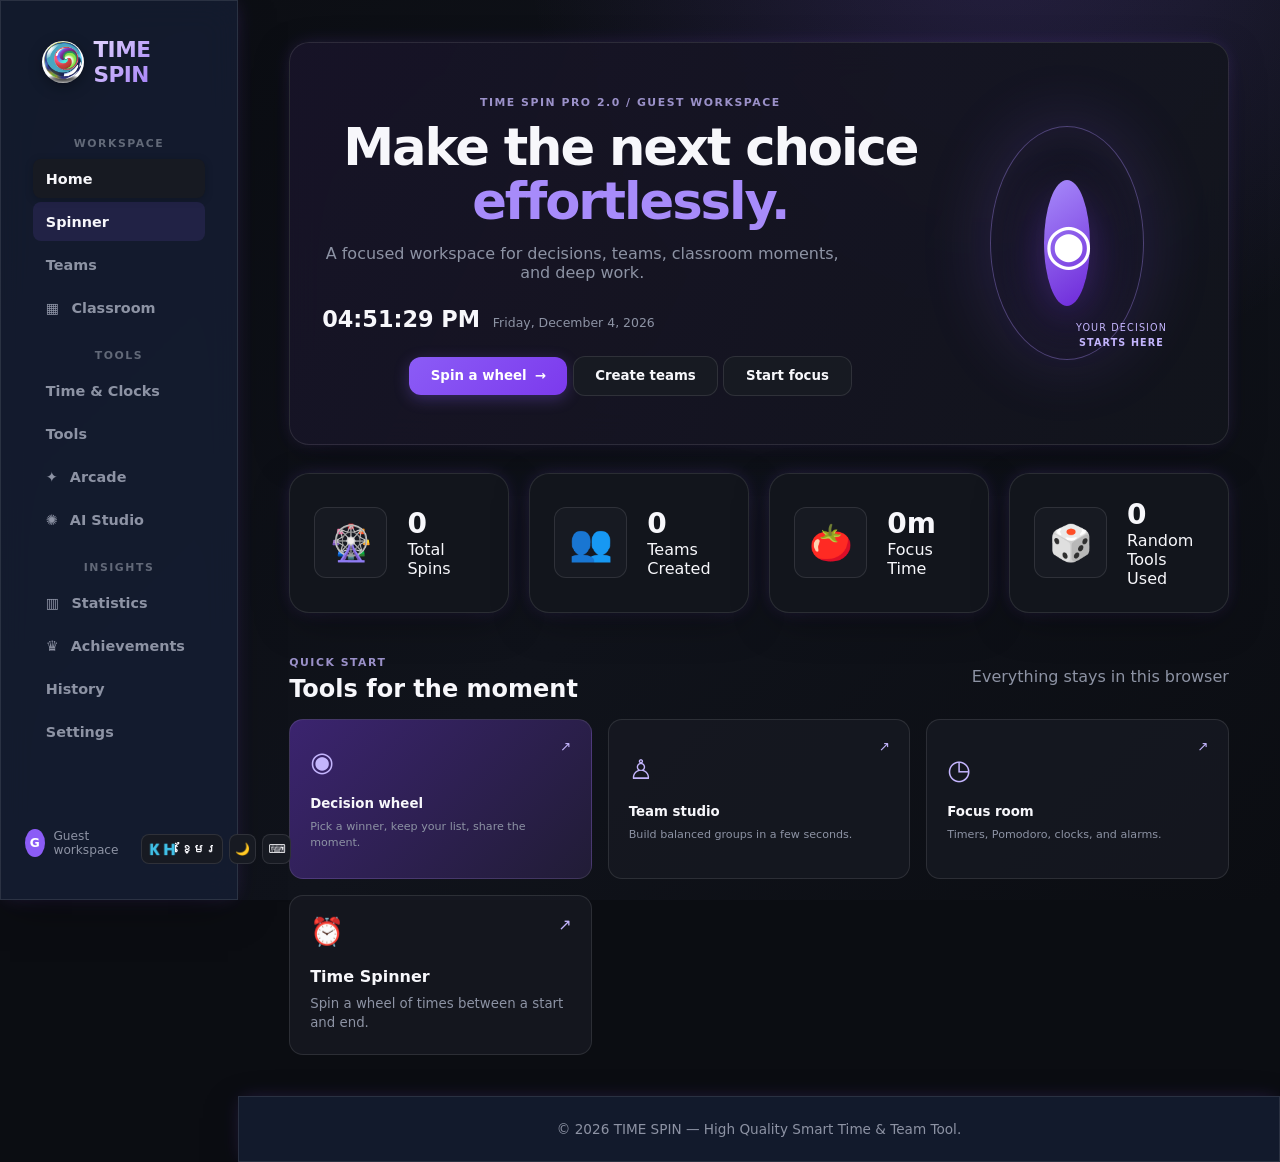
<file: index.html>
<!DOCTYPE html>
<html lang="en" data-theme="dark">
<head>
    <meta charset="UTF-8">
    <meta name="viewport" content="width=device-width, initial-scale=1.0">

    <!-- Primary Search Engine Meta Tags -->
    <title>Menghong Wheel</title>
    <meta name="title" content="Menghong Wheel | Random Picker & Time Management Tool">

    <meta property="og:title" content="Menghong Wheel - TIME SPIN PRO">
    <meta name="twitter:title" content="Menghong Wheel - TIME SPIN PRO">
    
    <meta name="description" content="Menghong Wheel (TIME SPIN PRO) is a fast, interactive spinner wheel for fair team selection, random decision making, and smart time management.">
    <meta name="keywords" content="Menghong Wheel, menghong wheel spinner, menghong spinner, time spin pro, spinner wheel, random team generator, picker wheel, team decision tool, smart time tool">
    <meta name="robots" content="index, follow">
    <meta name="author" content="Menghong Wheel">
    <link rel="canonical" href="https://wheel-khm.vercel.app/">

    <!-- Google Verification -->
    <meta name="google-site-verification" content="googleb26cb705396bf2af.html" />
    <meta name="google-site-verification" content="B0b2CfWbl_E08tUNxTFK2BG5XMaXDH1LVShNMa6M0r8" />

    <!-- Open Graph / Facebook (Shows Logo & Banner on Link Shares) -->
    <meta property="og:type" content="website">
    <meta property="og:url" content="https://wheel-khm.vercel.app/">
    <meta property="og:title" content="Menghong Wheel - TIME SPIN PRO">
    <meta property="og:description" content="Menghong Wheel is a fast, interactive spinner wheel for fair team selection, random decision making, and smart time management.">
    <meta property="og:image" content="https://wheel-khm.vercel.app/logo.png">
    <meta property="og:image:alt" content="Menghong Wheel logo">
    <meta property="og:image:width" content="675">
    <meta property="og:image:height" content="675">
    <meta property="og:site_name" content="Menghong Wheel">

    <!-- Twitter Card -->
    <meta name="twitter:card" content="summary_large_image">
    <meta name="twitter:url" content="https://wheel-khm.vercel.app/">
    <meta name="twitter:title" content="Menghong Wheel - TIME SPIN PRO">
    <meta name="twitter:description" content="Menghong Wheel is a fast, interactive spinner wheel for fair team selection, random decision making, and smart time management.">
    <meta name="twitter:image" content="https://wheel-khm.vercel.app/logo.png">
    <meta name="twitter:image:alt" content="Menghong Wheel logo">

    <!-- Favicon & Apple Touch Icon -->
    <link rel="icon" href="favicon.svg" type="image/svg+xml">
    <link rel="shortcut icon" href="favicon.svg" type="image/svg+xml">
    <link rel="apple-touch-icon" href="logo.png">

    <!-- Stylesheet -->
    <link rel="stylesheet" href="style.css">

    <!-- Google Structured Data (JSON-LD) for Logo & Search Snippets -->
   <script type="application/ld+json">
{
  "@context": "https://schema.org",
  "@graph": [
    {
      "@type": "Organization",
      "@id": "https://wheel-khm.vercel.app/#organization",
      "name": "Menghong Wheel",
      "alternateName": "TIME SPIN PRO",
      "url": "https://wheel-khm.vercel.app/",
      "logo": {
        "@type": "ImageObject",
        "url": "https://wheel-khm.vercel.app/logo.png",
        "contentUrl": "https://wheel-khm.vercel.app/logo.png",
        "width": 675,
        "height": 675,
        "caption": "Menghong Wheel logo"
      }
    },
    {
      "@type": "WebApplication",
      "@id": "https://wheel-khm.vercel.app/#webapp",
      "url": "https://wheel-khm.vercel.app/",
      "name": "Menghong Wheel",
      "alternateName": "TIME SPIN PRO",
      "applicationCategory": "UtilityApplication",
      "operatingSystem": "All",
      "description": "Menghong Wheel is an interactive spinner wheel tool for time management, random selection, and team coordination."
    }
  ]
}
</script>
</head>
<body>

    <canvas id="confettiCanvas"></canvas>

    <!-- HEADER / NAVIGATION -->
    <header class="navbar glass">
        <div class="nav-container">
            <div class="logo">
                <img class="logo-icon" src="logo.png" alt="TIME SPIN wheel logo" width="42" height="42">
                <span class="logo-text">TIME SPIN</span>
            </div>

            <nav class="nav-menu" id="navMenu" aria-label="Primary navigation">
                <div class="nav-section-label">WORKSPACE</div>
                <button class="nav-link active" data-tab="home" data-i18n="nav_home">⌂ <span>Dashboard</span></button>
                <button class="nav-link nav-link-feature" data-tab="spinner" data-i18n="nav_spinner">◉ <span>Wheel</span></button>
                <button class="nav-link" data-tab="teams" data-i18n="nav_teams">♙ <span>Teams</span></button>
                <button class="nav-link" data-tab="classroom">▦ <span>Classroom</span></button>
                <div class="nav-section-label">TOOLS</div>
                <button class="nav-link" data-tab="time" data-i18n="nav_time">◷ <span>Productivity</span></button>
                <button class="nav-link" data-tab="tools" data-i18n="nav_tools">✣ <span>Random Tools</span></button>
                <button class="nav-link" data-tab="games">✦ <span>Arcade</span></button>
                <button class="nav-link" data-tab="ai">✺ <span>AI Studio</span></button>
                <div class="nav-section-label">INSIGHTS</div>
                <button class="nav-link" data-tab="statistics">▥ <span>Statistics</span></button>
                <button class="nav-link" data-tab="achievements">♛ <span>Achievements</span></button>
                <button class="nav-link" data-tab="history" data-i18n="nav_history">↺ <span>History</span></button>
                <button class="nav-link" data-tab="settings" data-i18n="nav_settings">⚙ <span>Settings</span></button>
            </nav>

            <div class="nav-actions">
                <div class="profile-chip"><span class="profile-avatar">G</span><span class="profile-name">Guest workspace</span></div>
                <button class="icon-btn" id="langToggle" aria-label="Toggle Language">🇰🇭 ខ្មែរ</button>
                <button class="icon-btn" id="themeToggle" aria-label="Toggle Theme">🌙</button>
                <button class="icon-btn" id="shortcutHelpBtn" aria-label="Keyboard Shortcuts">⌨️</button>
                <button class="hamburger" id="hamburgerBtn" aria-label="Toggle Menu">
                    <span></span><span></span><span></span>
                </button>
            </div>
        </div>
    </header>

    <!-- MAIN CONTENT CONTAINERS -->
    <main class="app-main">

        <!-- 1. HOME DASHBOARD -->
        <section id="tab-home" class="tab-page active">
            <div class="hero-section glass dashboard-hero">
                <div class="hero-content">
                    <span class="eyebrow">TIME SPIN PRO 2.0 / GUEST WORKSPACE</span>
                    <h1 class="dashboard-title">Make the next choice <span>effortlessly.</span></h1>
                    <p class="hero-description">A focused workspace for decisions, teams, classroom moments, and deep work.</p>
                    <div class="hero-clock"><strong id="heroTimeDisplay">00:00:00 AM</strong><span id="heroDateDisplay">Thursday, August 20, 2026</span></div>
                    <div class="quick-actions">
                        <button class="btn btn-primary" onclick="switchTab('spinner')">Spin a wheel <span>→</span></button>
                        <button class="btn btn-secondary" onclick="switchTab('teams')">Create teams</button>
                        <button class="btn btn-secondary" onclick="switchTab('time')">Start focus</button>
                    </div>
                </div>
                <div class="hero-orbit"><div class="orbit-ring"></div><div class="orbit-core">◉</div><span class="orbit-label">YOUR DECISION<br><b>STARTS HERE</b></span></div>
            </div>

            <div class="grid-layout cols-4 mt-2">
                <div class="card glass stat-card">
                    <div class="stat-icon">🎡</div>
                    <div>
                        <div class="stat-value" id="statSpins">0</div>
                        <div class="stat-label" data-i18n="stat_spins">Total Spins</div>
                    </div>
                </div>
                <div class="card glass stat-card">
                    <div class="stat-icon">👥</div>
                    <div>
                        <div class="stat-value" id="statTeams">0</div>
                        <div class="stat-label" data-i18n="stat_teams">Teams Created</div>
                    </div>
                </div>
                <div class="card glass stat-card">
                    <div class="stat-icon">🍅</div>
                    <div>
                        <div class="stat-value" id="statFocus">0m</div>
                        <div class="stat-label" data-i18n="stat_focus">Focus Time</div>
                    </div>
                </div>
                <div class="card glass stat-card">
                    <div class="stat-icon">🎲</div>
                    <div>
                        <div class="stat-value" id="statRandom">0</div>
                        <div class="stat-label" data-i18n="stat_random">Random Tools Used</div>
                    </div>
                </div>
            </div>
            <div class="section-heading"><div><span class="eyebrow">QUICK START</span><h2>Tools for the moment</h2></div><span class="text-muted">Everything stays in this browser</span></div>
            <div class="feature-grid">
                <button class="feature-card feature-card-primary" onclick="switchTab('spinner')"><span class="feature-icon">◉</span><strong>Decision wheel</strong><small>Pick a winner, keep your list, share the moment.</small><span class="feature-arrow">↗</span></button>
                <button class="feature-card" onclick="switchTab('teams')"><span class="feature-icon">♙</span><strong>Team studio</strong><small>Build balanced groups in a few seconds.</small><span class="feature-arrow">↗</span></button>
                <button class="feature-card" onclick="switchTab('time')"><span class="feature-icon">◷</span><strong>Focus room</strong><small>Timers, Pomodoro, clocks, and alarms.</small><span class="feature-arrow">↗</span></button>
                <a class="feature-card" href="time-spinner.html"><span class="feature-icon">⏰</span><strong>Time Spinner</strong><small>Spin a wheel of times between a start and end.</small><span class="feature-arrow">↗</span></a>
            </div>
        </section>

        <!-- 2. TIME & CLOCKS SECTION -->
        <section id="tab-time" class="tab-page">
            <div class="subnav-tabs">
                <button class="subtab-btn active" data-subtab="subtab-clock" data-i18n="sub_clock">Clock</button>
                <button class="subtab-btn" data-subtab="subtab-timer" data-i18n="sub_timer">Timer</button>
                <button class="subtab-btn" data-subtab="subtab-stopwatch" data-i18n="sub_stopwatch">Stopwatch</button>
                <button class="subtab-btn" data-subtab="subtab-pomodoro" data-i18n="sub_pomodoro">Pomodoro</button>
                <button class="subtab-btn" data-subtab="subtab-world" data-i18n="sub_world">World Clock</button>
                <button class="subtab-btn" data-subtab="subtab-alarm" data-i18n="sub_alarm">Alarms</button>
            </div>

            <!-- Digital & Analog Clock -->
            <div id="subtab-clock" class="subtab-content active">
                <div class="grid-layout cols-2">
                    <div class="card glass text-center">
                        <h3 data-i18n="digital_clock">Digital Clock</h3>
                        <div class="clock-large" id="digitalClockTime">00:00:00</div>
                        <div class="clock-sub" id="digitalClockDate">Loading...</div>
                        <div class="mt-1">
                            <button class="btn btn-sm btn-secondary" id="toggleFormatBtn">Switch to 24H</button>
                        </div>
                    </div>
                    <div class="card glass flex-center flex-column">
                        <h3 data-i18n="analog_clock">Analog Clock</h3>
                        <div class="analog-clock">
                            <div class="hand hour-hand" id="hourHand"></div>
                            <div class="hand min-hand" id="minHand"></div>
                            <div class="hand sec-hand" id="secHand"></div>
                            <div class="center-dot"></div>
                        </div>
                    </div>
                </div>
            </div>

            <!-- Countdown Timer -->
            <div id="subtab-timer" class="subtab-content">
                <div class="card glass max-w-600 text-center">
                    <h3 data-i18n="timer_title">Countdown Timer</h3>
                    <div class="timer-display-large" id="timerDisplay">00:00:00</div>
                    <div class="input-group-row mb-1">
                        <input type="number" id="timerHrs" placeholder="HH" min="0" max="23">
                        <input type="number" id="timerMins" placeholder="MM" min="0" max="59" value="5">
                        <input type="number" id="timerSecs" placeholder="SS" min="0" max="59" value="0">
                    </div>
                    <div class="preset-pills mb-1">
                        <button class="pill-btn" onclick="setTimerPreset(1)">1m</button>
                        <button class="pill-btn" onclick="setTimerPreset(5)">5m</button>
                        <button class="pill-btn" onclick="setTimerPreset(10)">10m</button>
                        <button class="pill-btn" onclick="setTimerPreset(15)">15m</button>
                        <button class="pill-btn" onclick="setTimerPreset(30)">30m</button>
                    </div>
                    <div class="flex-center gap-1">
                        <button class="btn btn-primary" id="timerStartBtn" onclick="toggleTimer()">Start</button>
                        <button class="btn btn-danger" onclick="resetTimer()">Reset</button>
                    </div>
                </div>
            </div>

            <!-- Stopwatch -->
            <div id="subtab-stopwatch" class="subtab-content">
                <div class="card glass max-w-600 text-center">
                    <h3 data-i18n="sw_title">Precision Stopwatch</h3>
                    <div class="timer-display-large" id="swDisplay">00:00:00.00</div>
                    <div class="flex-center gap-1 mb-1">
                        <button class="btn btn-primary" id="swStartBtn" onclick="toggleStopwatch()">Start</button>
                        <button class="btn btn-secondary" onclick="lapStopwatch()">Lap</button>
                        <button class="btn btn-danger" onclick="resetStopwatch()">Reset</button>
                    </div>
                    <div class="lap-list mt-1" id="lapList"></div>
                </div>
            </div>

            <!-- Pomodoro Timer -->
            <div id="subtab-pomodoro" class="subtab-content">
                <div class="card glass max-w-600 text-center">
                    <span class="greeting-badge" id="pomoPhase">Focus Session</span>
                    <div class="timer-display-large" id="pomoDisplay">25:00</div>
                    <p class="mb-1" id="pomoQuote">"Stay focused 💪"</p>
                    <div class="flex-center gap-1 mb-1">
                        <button class="btn btn-primary" id="pomoStartBtn" onclick="togglePomo()">Start</button>
                        <button class="btn btn-secondary" onclick="skipPomo()">Skip</button>
                        <button class="btn btn-danger" onclick="resetPomo()">Reset</button>
                    </div>
                    <div class="stat-label">Completed Sessions: <strong id="pomoSessionCount">0</strong></div>
                </div>
            </div>

            <!-- World Clock -->
            <div id="subtab-world" class="subtab-content">
                <div class="grid-layout cols-3" id="worldClockGrid"></div>
            </div>

            <!-- Alarms -->
            <div id="subtab-alarm" class="subtab-content">
                <div class="card glass max-w-600">
                    <h3 data-i18n="alarm_add">Add New Alarm</h3>
                    <div class="input-group-row">
                        <input type="time" id="alarmTimeInput">
                        <input type="text" id="alarmLabelInput" placeholder="Alarm Label (e.g. Standup)">
                        <button class="btn btn-primary" onclick="addAlarm()">Add Alarm</button>
                    </div>
                    <div class="alarm-list mt-2" id="alarmList"></div>
                </div>
            </div>
        </section>

        <!-- 3. RANDOM NAME SPINNER -->
        <section id="tab-spinner" class="tab-page">
            <div class="page-heading"><div><span class="eyebrow">WHEEL STUDIO</span><h1>Create a decision wheel</h1><p class="text-muted">Shape the list, set the rules, and let the room decide.</p></div><div class="page-actions"><button class="btn btn-secondary" onclick="saveCurrentWheel()">Save wheel</button><button class="btn btn-secondary" onclick="shareCurrentWheel()">Share</button><button class="btn btn-primary" onclick="togglePresentationMode()">Present</button></div></div>

            <div class="subnav-tabs mb-2">
                <button class="subtab-btn active" data-subtab="subtab-wheelstudio">🎡 Wheel Studio</button>
                <button class="subtab-btn" data-subtab="subtab-quickspin">⚡ Quick Spin</button>
            </div>

            <div id="subtab-wheelstudio" class="subtab-content active">
                <div class="spinner-layout">
                    <div class="card glass flex-center flex-column wheel-wrapper">
                        <div class="wheel-pointer"></div>
                        <canvas id="wheelCanvas"></canvas>
                        <div class="winner-strip" id="lastWinnerDisplay">Ready for a fair pick</div>
                        <div class="wheel-spin-row">
                            <button class="btn btn-primary btn-lg" id="spinBtn" onclick="startSpinSequence()">SPIN 🎯</button>
                            <span class="text-muted text-sm">Press <kbd>Space</kbd> or <kbd>S</kbd> to spin</span>
                        </div>
                    </div>

                    <div class="card glass control-panel">
                        <div class="flex-between mb-1">
                            <h3 data-i18n="participant_manager">Participants</h3>
                            <span class="text-muted text-sm" id="entryCountLabel">0 active entries</span>
                        </div>
                        <div class="entry-list" id="entryList"></div>
                        <div class="entry-toolbar">
                            <button class="btn btn-sm btn-secondary" onclick="addEntryRow()">+ Add</button>
                            <button class="btn btn-sm btn-secondary" onclick="openBulkImport()">Paste list</button>
                            <button class="btn btn-sm btn-secondary" onclick="shuffleEntries()">Shuffle</button>
                            <button class="btn btn-sm btn-secondary" onclick="sortEntries()">Sort A–Z</button>
                            <button class="btn btn-sm btn-secondary" onclick="duplicateEntries()">Duplicate</button>
                            <button class="btn btn-sm btn-danger" onclick="clearEntries()">Clear</button>
                        </div>

                        <hr class="divider">

                        <div class="control-row"><label for="probMode">Probability</label>
                            <select id="probMode" onchange="onWheelSettingChange()">
                                <option value="equal">Equal chance</option>
                                <option value="weighted">Weighted</option>
                            </select>
                        </div>
                        <div class="control-row"><label for="winnersCount">Winners per spin</label>
                            <input type="number" id="winnersCount" min="1" max="10" value="1">
                        </div>
                        <div class="toggle-control"><label for="removeWinnerToggle">Remove winner after spin</label><input type="checkbox" id="removeWinnerToggle" class="custom-checkbox"></div>
                        <div class="toggle-control"><label for="allowDuplicateToggle">Allow duplicate winners</label><input type="checkbox" id="allowDuplicateToggle" class="custom-checkbox"></div>

                        <div class="control-row"><label for="spinSpeed">Speed</label>
                            <select id="spinSpeed" onchange="applySpeedPreset()">
                                <option value="slow">Slow</option>
                                <option value="normal" selected>Normal</option>
                                <option value="fast">Fast</option>
                                <option value="crazy">Crazy</option>
                            </select>
                        </div>
                        <div class="control-row"><label for="spinDuration">Duration · <span id="spinDurationLabel">5s</span></label>
                            <input type="range" id="spinDuration" min="1" max="60" value="5" oninput="onDurationSlide()">
                        </div>
                        <div class="control-row"><label for="countdownMode">Countdown</label>
                            <select id="countdownMode">
                                <option value="0">Off</option>
                                <option value="3" selected>3 seconds</option>
                                <option value="5">5 seconds</option>
                                <option value="10">10 seconds</option>
                            </select>
                        </div>
                        <div class="toggle-control"><label for="soundToggle">Sound effects</label><input type="checkbox" id="soundToggle" class="custom-checkbox" checked></div>

                        <div class="saved-wheel-note" id="savedWheelNote">Guest mode · stored on this device</div>
                    </div>
                </div>
            </div>

            <div id="subtab-quickspin" class="subtab-content">
                <div class="card glass max-w-600 text-center">
                    <h3>⚡ Quick Spin</h3>
                    <p class="text-muted text-sm mb-1">Paste a list, hit spin, get a winner. No setup needed.</p>
                    <textarea id="quickSpinInput" rows="8" placeholder="Name 1
Name 2
Name 3
Name 4"></textarea>
                    <button class="btn btn-primary btn-lg mt-1" onclick="quickSpin()">🎡 SPIN</button>
                    <div class="result-box mt-1" id="quickSpinResult">—</div>
                </div>
            </div>

            <div class="modal-overlay" id="bulkImportModal">
                <div class="modal-card glass">
                    <h3>Paste your list</h3>
                    <p class="text-muted text-sm">One entry per line, or comma-separated. This replaces current entries.</p>
                    <textarea id="bulkImportText" rows="10" placeholder="Menghong
Dara
Sokha"></textarea>
                    <div class="flex-center gap-1 mt-2">
                        <button class="btn btn-secondary" onclick="closeBulkImport()">Cancel</button>
                        <button class="btn btn-primary" onclick="applyBulkImport()">Import</button>
                    </div>
                </div>
            </div>

            <div class="modal-overlay" id="countdownOverlay">
                <div class="countdown-number" id="countdownNumber">3</div>
            </div>
        </section>

        <!-- 4. TEAM GENERATOR -->
        <section id="tab-teams" class="tab-page">
            <div class="grid-layout cols-2 mb-2">
                <div class="card glass">
                    <h3 data-i18n="team_gen_title">Team Generator</h3>
                    <label class="text-sm text-muted">Members List:</label>
                    <textarea id="teamMembersInput" rows="6">Menghong
Dara
Sokha
Vanna
Rina
Pheak
Chan
Rith
Lina
Bora
Vannak
Pisey</textarea>
                    <div class="input-group-row mt-1">
                        <div>
                            <label class="text-sm text-muted">Mode:</label>
                            <select id="teamGenMode">
                                <option value="numTeams">Number of Teams</option>
                                <option value="sizeTeam">People per Team</option>
                            </select>
                        </div>
                        <div>
                            <label class="text-sm text-muted">Count / Size:</label>
                            <input type="number" id="teamGenVal" value="3" min="1" max="20">
                        </div>
                    </div>
                    <button class="btn btn-primary mt-1" onclick="generateTeams()">Generate Teams</button>
                </div>

                <div class="card glass">
                    <h3 data-i18n="random_task_assign">Random Task Assignee</h3>
                    <label class="text-sm text-muted">Tasks List (comma-separated):</label>
                    <input type="text" id="taskListInput" value="Presentation, Coding, Design, Testing, Documentation">
                    <button class="btn btn-secondary mt-1" onclick="assignTasks()">Assign Tasks to Members</button>
                    <div class="task-output mt-1" id="taskOutput"></div>
                </div>
            </div>

            <div class="teams-grid" id="teamsOutputGrid"></div>
        </section>

        <!-- 5. TOOLS SECTION -->
        <section id="tab-tools" class="tab-page">
            <div class="grid-layout cols-3">
                <div class="card glass text-center">
                    <h3>⏰ Time Spinner</h3>
                    <p class="text-muted text-sm mb-1">Set a start/end time and interval, then spin for a random time slot.</p>
                    <a class="btn btn-primary" href="time-spinner.html">Open Time Spinner ↗</a>
                </div>
                <div class="card glass text-center">
                    <h3 data-i18n="tool_coin">Coin Flip</h3>
                    <div class="coin-container">
                        <div class="coin" id="coinElem">
                            <div class="coin-face coin-front">HEADS</div>
                            <div class="coin-face coin-back">TAILS</div>
                        </div>
                    </div>
                    <button class="btn btn-primary" onclick="flipCoin()">FLIP COIN</button>
                </div>

                <div class="card glass text-center">
                    <h3 data-i18n="tool_dice">Dice Roller</h3>
                    <div class="dice-box" id="diceDisplay">6</div>
                    <div class="flex-center gap-1 mb-1">
                        <select id="diceType">
                            <option value="6">D6</option>
                            <option value="8">D8</option>
                            <option value="10">D10</option>
                            <option value="12">D12</option>
                            <option value="20">D20</option>
                        </select>
                    </div>
                    <button class="btn btn-primary" onclick="rollDice()">ROLL DICE</button>
                </div>

                <div class="card glass text-center">
                    <h3 data-i18n="tool_choice">Choice Picker</h3>
                    <div class="result-box" id="choiceOutput">-</div>
                    <input type="text" id="choiceListInput" value="Pizza, Burger, Noodles, Sushi, Rice">
                    <button class="btn btn-primary mt-1" onclick="pickRandomChoice()">PICK RANDOM</button>
                </div>

                <div class="card glass text-center">
                    <h3 data-i18n="tool_number">Number Generator</h3>
                    <div class="result-box" id="numberOutput">-</div>
                    <div class="input-group-row">
                        <input type="number" id="numMin" value="1" placeholder="Min">
                        <input type="number" id="numMax" value="100" placeholder="Max">
                    </div>
                    <button class="btn btn-primary mt-1" onclick="generateRandomNumber()">GENERATE</button>
                </div>
            </div>
        </section>

        <!-- 6. HISTORY DASHBOARD -->
        <section id="tab-history" class="tab-page">
            <div class="card glass">
                <div class="flex-between mb-1">
                    <h3 data-i18n="history_title">Activity & Selection History</h3>
                    <button class="btn btn-sm btn-danger" onclick="clearHistory()">Clear History</button>
                </div>
                <div class="history-list" id="historyListContainer"></div>
            </div>
        </section>

        <!-- 7. SETTINGS PAGE -->
        <section id="tab-settings" class="tab-page">
            <div class="card glass max-w-600">
                <h3 data-i18n="settings_title">Application Settings</h3>
                <div class="setting-item">
                    <span>Accent Theme Color</span>
                    <input type="color" id="accentColorPicker" value="#6366f1" onchange="updateAccentColor(this.value)">
                </div>
                <div class="setting-item">
                    <span>Data Management</span>
                    <div class="flex-center gap-1">
                        <button class="btn btn-sm btn-secondary" onclick="exportData()">Export JSON</button>
                        <button class="btn btn-sm btn-secondary" onclick="triggerImport()">Import JSON</button>
                        <input type="file" id="importFileInput" style="display:none;" onchange="importData(event)">
                    </div>
                </div>
                <div class="setting-item">
                    <span>Reset All Application Data</span>
                    <button class="btn btn-sm btn-danger" onclick="confirmResetAll()">Reset Data</button>
                </div>
            </div>
        </section>

        <section id="tab-classroom" class="tab-page">
            <div class="page-heading"><div><span class="eyebrow">CLASSROOM MODE</span><h1>One calm place for the room</h1><p class="text-muted">Keep students, activities, and time in sync.</p></div></div>
            <div class="classroom-banner card glass"><div><span class="greeting-badge">ACTIVE CLASS</span><h2>Web A2027</h2><p class="text-muted">32 students · Today, 09:00–10:30</p></div><button class="btn btn-primary" onclick="switchTab('spinner')">Pick a student</button></div>
            <div class="feature-grid classroom-actions"><button class="feature-card" onclick="switchTab('teams')"><span class="feature-icon">♙</span><strong>Create teams</strong><small>Make balanced groups for today's activity.</small></button><button class="feature-card" onclick="switchTab('time')"><span class="feature-icon">◷</span><strong>Class timer</strong><small>Keep transitions visible and predictable.</small></button><button class="feature-card" onclick="switchTab('tools')"><span class="feature-icon">✣</span><strong>Random question</strong><small>Turn participation into a shared game.</small></button></div>
        </section>

        <section id="tab-ai" class="tab-page"><div class="page-heading"><div><span class="eyebrow">AI STUDIO / DEMO</span><h1>Describe the decision you need</h1><p class="text-muted">A private, API-ready idea generator with a useful local fallback.</p></div></div><div class="ai-studio card glass"><textarea id="aiPrompt" rows="3" placeholder="Create a wheel for classroom activities"></textarea><button class="btn btn-primary" onclick="generateAiWheel()">Generate wheel ↗</button><div class="ai-result" id="aiResult"><span class="feature-icon">✺</span><p>Try “Cambodian food”, “weekend activities”, or “study topics”.</p></div></div></section>

        <section id="tab-statistics" class="tab-page"><div class="page-heading"><div><span class="eyebrow">INSIGHTS</span><h1>Your activity, at a glance</h1><p class="text-muted">Useful signals from this device's local workspace.</p></div></div><div class="grid-layout cols-4 analytics-grid"><div class="card glass"><span class="eyebrow">SPINS</span><strong class="analytics-value" id="analyticsSpins">0</strong><span class="text-muted">Decision moments</span></div><div class="card glass"><span class="eyebrow">TEAMS</span><strong class="analytics-value" id="analyticsTeams">0</strong><span class="text-muted">Groups created</span></div><div class="card glass"><span class="eyebrow">FOCUS</span><strong class="analytics-value" id="analyticsFocus">0m</strong><span class="text-muted">Deep work logged</span></div><div class="card glass"><span class="eyebrow">TOOLS</span><strong class="analytics-value" id="analyticsRandom">0</strong><span class="text-muted">Random picks</span></div></div><div class="card glass activity-chart"><div class="section-heading"><h2>Weekly rhythm</h2><span class="text-muted">Local activity</span></div><div class="bar-chart"><i style="height:35%"></i><i style="height:55%"></i><i style="height:28%"></i><i style="height:82%"></i><i style="height:64%"></i><i style="height:45%"></i><i style="height:72%"></i></div><div class="chart-labels"><span>Mon</span><span>Tue</span><span>Wed</span><span>Thu</span><span>Fri</span><span>Sat</span><span>Sun</span></div></div></section>

        <section id="tab-achievements" class="tab-page"><div class="page-heading"><div><span class="eyebrow">MOMENTUM</span><h1>Small wins add up</h1><p class="text-muted">Your workspace keeps the useful milestones close.</p></div></div><div class="level-card card glass"><div><span class="eyebrow">GUEST LEVEL</span><h2 id="achievementLevel">Level 1</h2><p class="text-muted">Keep making decisions and showing up.</p></div><div class="level-progress"><span id="achievementProgress">0 / 10 XP</span><div><i id="achievementBar"></i></div></div></div><div class="achievement-grid"><div class="achievement-item unlocked"><b>◉</b><strong>First spin</strong><small>Make your first decision.</small></div><div class="achievement-item"><b>♙</b><strong>Team master</strong><small>Create three teams.</small></div><div class="achievement-item"><b>◷</b><strong>Focus master</strong><small>Complete a focus session.</small></div></div></section>

    </main>

    <!-- FOOTER -->
    <footer class="glass footer">
        <p>© 2026 TIME SPIN — High Quality Smart Time & Team Tool.</p>
    </footer>

    <!-- WINNER MODAL -->
    <div class="modal-overlay" id="winnerModal">
        <div class="modal-card glass text-center">
            <h2>🎉 CONGRATULATIONS! 🎉</h2>
            <div class="winner-name-display" id="modalWinnerName">Winner Name</div>
            <div class="winner-extra-list" id="modalWinnerExtra"></div>
            <p>has been randomly selected!</p>
            <div class="flex-center gap-1 mt-2">
                <button class="btn btn-secondary" onclick="spinAgainFromModal()">Spin Again</button>
                <button class="btn btn-secondary" id="modalRemoveBtn" onclick="removeWinnerFromModal()">Remove Winner</button>
                <button class="btn btn-primary" onclick="closeWinnerModal()">Close</button>
            </div>
        </div>
    </div>

    <!-- SHORTCUTS MODAL -->
    <div class="modal-overlay" id="shortcutsModal">
        <div class="modal-card glass">
            <h3>⌨️ Keyboard Shortcuts</h3>
            <ul class="shortcut-list">
                <li><kbd>Space</kbd> / <kbd>S</kbd> Spin the wheel (or start/pause active timer)</li>
                <li><kbd>W</kbd> Go to Wheel</li>
                <li><kbd>T</kbd> Go to Time Center</li>
                <li><kbd>F</kbd> Toggle presentation / fullscreen</li>
                <li><kbd>Esc</kbd> Close modals / exit presentation</li>
            </ul>
            <div class="text-center mt-2">
                <button class="btn btn-secondary" onclick="closeShortcutsModal()">Close</button>
            </div>
        </div>
    </div>

    <!-- TOAST CONTAINER -->
    <div class="toast-container" id="toastContainer"></div>


   



    <!-- ARCADE GAMES SECTION -->
<section id="tab-games" class="tab-page">
    <div class="subnav-tabs mb-2">
        <button class="subtab-btn active" data-subtab="subtab-typing">⌨️ Speed Typer</button>
        <button class="subtab-btn" data-subtab="subtab-reaction">⚡ Reaction Tester</button>
        <button class="subtab-btn" data-subtab="subtab-aim">🎯 Aim Trainer</button>
        <button class="subtab-btn" data-subtab="subtab-simon">🧠 Memory Lights</button>
        <button class="subtab-btn" data-subtab="subtab-whack">🔨 Mole Smasher</button>
    </div>

    <!-- 1. SPEED TYPER -->
    <div id="subtab-typing" class="subtab-content active">
        <div class="card glass max-w-600 text-center">
            <h3>Speed Typer</h3>
            <p class="text-muted text-sm mb-1">Type as many words as possible before time runs out!</p>
            <div class="flex-between mb-1">
                <span>Time: <strong id="typerTime">15</strong>s</span>
                <span>Score: <strong id="typerScore">0</strong></span>
            </div>
            <div class="typer-word-box my-1" id="typerWord">Click Start</div>
            <input type="text" id="typerInput" placeholder="Type here..." disabled autocomplete="off">
            <button class="btn btn-primary mt-2" id="typerStartBtn" onclick="startSpeedTyper()">Start Test</button>
        </div>
    </div>

    <!-- 2. REACTION TESTER -->
    <div id="subtab-reaction" class="subtab-content">
        <div class="card glass max-w-600 text-center">
            <h3>Reaction Time Tester</h3>
            <p class="text-muted text-sm mb-1">Click the box as fast as you can when it turns GREEN!</p>
            <div class="reaction-box my-2" id="reactionBox" onclick="handleReactionClick()">Click to Begin</div>
            <div class="game-status-text" id="reactionResult">Best Time: -- ms</div>
        </div>
    </div>

    <!-- 3. AIM TRAINER -->
    <div id="subtab-aim" class="subtab-content">
        <div class="card glass max-w-600 text-center">
            <h3>Aim & Click Trainer</h3>
            <div class="flex-between mb-1">
                <span>Time: <strong id="aimTime">15</strong>s</span>
                <span>Targets: <strong id="aimScore">0</strong></span>
            </div>
            <div class="aim-area my-1" id="aimArea">
                <div class="aim-target" id="aimTarget" onclick="hitAimTarget()">🎯</div>
            </div>
            <button class="btn btn-primary mt-1" id="aimStartBtn" onclick="startAimTrainer()">Start Game</button>
        </div>
    </div>

    <!-- 4. MEMORY LIGHTS (SIMON) -->
    <div id="subtab-simon" class="subtab-content">
        <div class="card glass max-w-600 text-center">
            <h3>Memory Pattern Lights</h3>
            <div class="game-status-text my-1" id="simonStatus">Level: 1</div>
            <div class="simon-grid my-2">
                <button class="simon-btn red" id="simon-0" onclick="handleSimonClick(0)"></button>
                <button class="simon-btn blue" id="simon-1" onclick="handleSimonClick(1)"></button>
                <button class="simon-btn green" id="simon-2" onclick="handleSimonClick(2)"></button>
                <button class="simon-btn yellow" id="simon-3" onclick="handleSimonClick(3)"></button>
            </div>
            <button class="btn btn-primary" onclick="startSimon()">Start Sequence</button>
        </div>
    </div>

    <!-- 5. MOLE SMASHER -->
    <div id="subtab-whack" class="subtab-content">
        <div class="card glass max-w-600 text-center">
            <h3>Mole Smasher</h3>
            <div class="flex-between mb-1">
                <span>Time: <strong id="moleTime">15</strong>s</span>
                <span>Score: <strong id="moleScore">0</strong></span>
            </div>
            <div class="mole-grid my-2">
                <div class="mole-hole" onclick="smackMole(0)"><span class="mole">🐹</span></div>
                <div class="mole-hole" onclick="smackMole(1)"><span class="mole">🐹</span></div>
                <div class="mole-hole" onclick="smackMole(2)"><span class="mole">🐹</span></div>
                <div class="mole-hole" onclick="smackMole(3)"><span class="mole">🐹</span></div>
                <div class="mole-hole" onclick="smackMole(4)"><span class="mole">🐹</span></div>
                <div class="mole-hole" onclick="smackMole(5)"><span class="mole">🐹</span></div>
            </div>
            <button class="btn btn-primary" id="moleStartBtn" onclick="startMoleGame()">Start Game</button>
        </div>
    </div>
</section>

    <script src="script.js"></script>
</body>
</html>
</file>
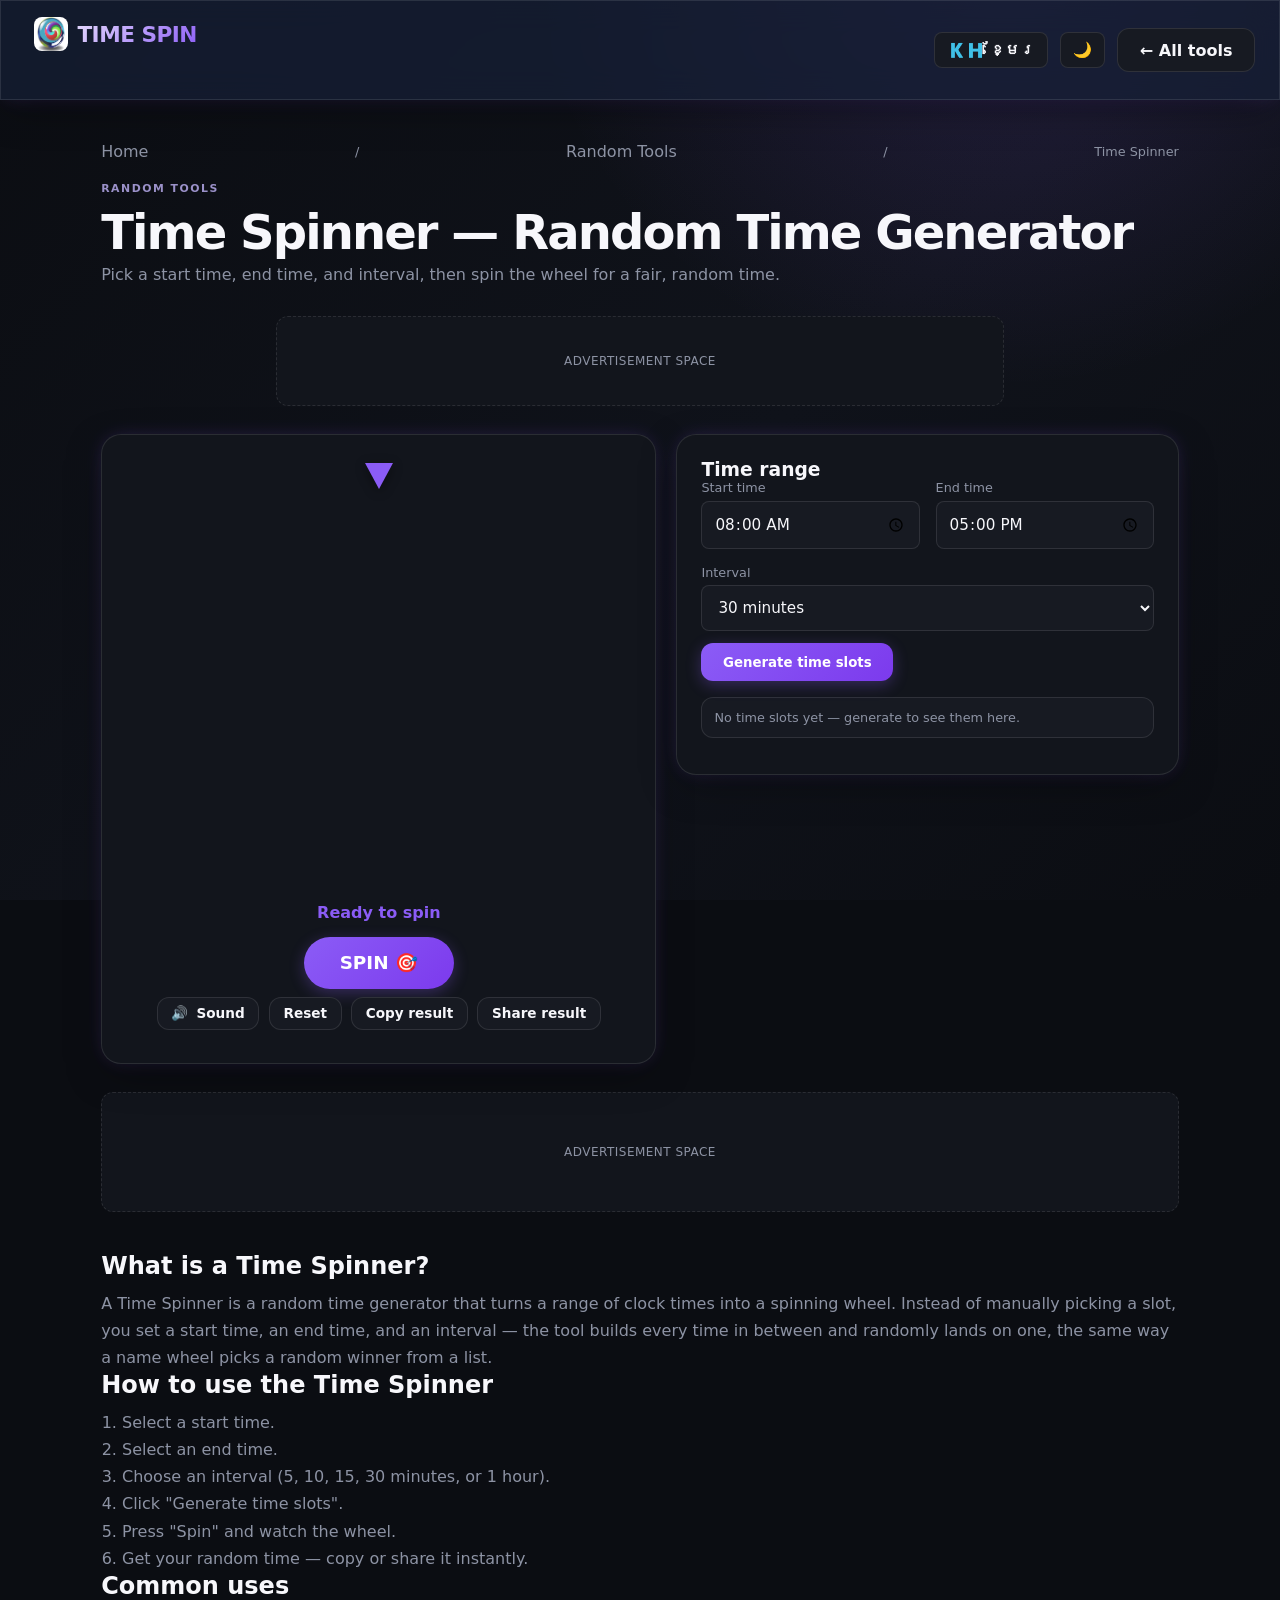
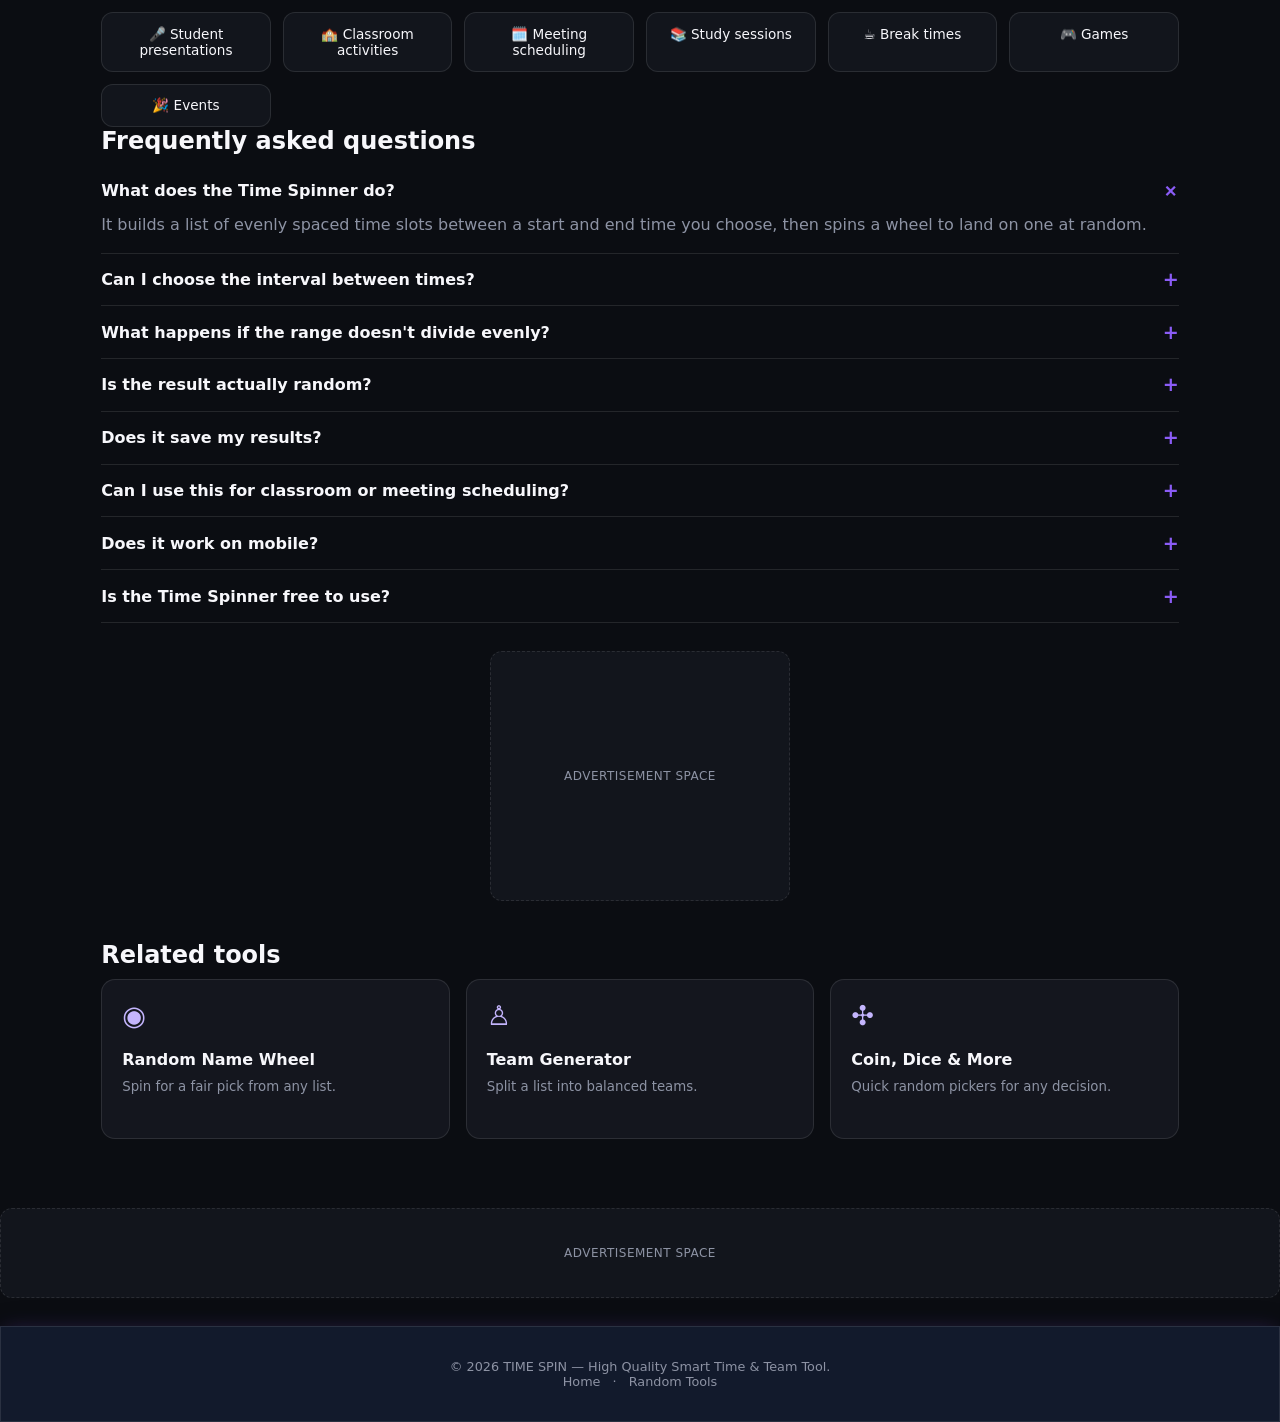
<file: time-spinner.html>
<!DOCTYPE html>
<html lang="en" data-theme="dark">
<head>
<meta charset="UTF-8">
<meta name="viewport" content="width=device-width, initial-scale=1.0">

<!-- Primary Search Engine Meta Tags -->
<title>Time Spinner – Random Time Generator & Picker | TIME SPIN</title>
<meta name="title" content="Time Spinner – Random Time Generator & Picker | TIME SPIN">
<meta name="description" content="Free online Time Spinner that randomly picks a time between your chosen start and end time. Perfect for students, teachers, meetings, games, and activities. កង់ជ្រើសរើសពេលវេលាចៃដន្យ។">
<meta name="keywords" content="time spinner, random time generator, random time picker, spin the wheel time, class time picker, time spin pro, កង់ចៃដន្យ, ជ្រើសរើសពេលវេលា, កង់បង្វិល, ឧបករណ៍ចៃដន្យ">
<meta name="robots" content="index, follow">
<meta name="author" content="TIME SPIN">
<link rel="canonical" href="https://wheel-khm.vercel.app/time-spinner.html">

<!-- Open Graph -->
<meta property="og:type" content="website">
<meta property="og:url" content="https://wheel-khm.vercel.app/time-spinner.html">
<meta property="og:title" content="Time Spinner – Random Time Generator & Picker | TIME SPIN">
<meta property="og:description" content="Set a start time, end time, and interval — then spin the wheel for a random time slot. Free, fast, and works on any device.">
<meta property="og:image" content="https://wheel-khm.vercel.app/logo.png">
<meta property="og:image:alt" content="TIME SPIN Time Spinner tool">
<meta property="og:site_name" content="TIME SPIN">

<!-- Twitter Card -->
<meta name="twitter:card" content="summary_large_image">
<meta name="twitter:url" content="https://wheel-khm.vercel.app/time-spinner.html">
<meta name="twitter:title" content="Time Spinner – Random Time Generator & Picker | TIME SPIN">
<meta name="twitter:description" content="Set a start time, end time, and interval — then spin the wheel for a random time slot. Free, fast, and works on any device.">
<meta name="twitter:image" content="https://wheel-khm.vercel.app/logo.png">

<!-- Icons -->
<link rel="icon" href="favicon.svg" type="image/svg+xml">
<link rel="shortcut icon" href="favicon.svg" type="image/svg+xml">
<link rel="apple-touch-icon" href="logo.png">

<link rel="stylesheet" href="style.css">
<link rel="stylesheet" href="time-spinner.css">

<script type="application/ld+json">
{
  "@context": "https://schema.org",
  "@graph": [
    {
      "@type": "BreadcrumbList",
      "itemListElement": [
        { "@type": "ListItem", "position": 1, "name": "Home", "item": "https://wheel-khm.vercel.app/" },
        { "@type": "ListItem", "position": 2, "name": "Random Tools", "item": "https://wheel-khm.vercel.app/#tab-tools" },
        { "@type": "ListItem", "position": 3, "name": "Time Spinner", "item": "https://wheel-khm.vercel.app/time-spinner.html" }
      ]
    },
    {
      "@type": "WebApplication",
      "@id": "https://wheel-khm.vercel.app/time-spinner.html#webapp",
      "name": "Time Spinner",
      "url": "https://wheel-khm.vercel.app/time-spinner.html",
      "applicationCategory": "UtilityApplication",
      "operatingSystem": "All",
      "description": "Randomly picks a time between a chosen start and end time using an interactive spinning wheel.",
      "isPartOf": { "@id": "https://wheel-khm.vercel.app/#organization" },
      "offers": { "@type": "Offer", "price": "0", "priceCurrency": "USD" }
    },
    {
      "@type": "FAQPage",
      "mainEntity": [
        { "@type": "Question", "name": "What does the Time Spinner do?", "acceptedAnswer": { "@type": "Answer", "text": "It builds a list of evenly spaced time slots between a start and end time you choose, then spins a wheel to land on one at random." } },
        { "@type": "Question", "name": "Can I choose the interval between times?", "acceptedAnswer": { "@type": "Answer", "text": "Yes. Pick 5, 10, 15, or 30 minute steps, or a full 1 hour step, and the tool generates every slot in that range." } },
        { "@type": "Question", "name": "What happens if the range doesn't divide evenly?", "acceptedAnswer": { "@type": "Answer", "text": "The tool stops at the last slot that fits inside your end time, so you never get a time past the range you set." } },
        { "@type": "Question", "name": "Is the result actually random?", "acceptedAnswer": { "@type": "Answer", "text": "Yes. The winning slot is chosen using the browser's cryptographic random number generator before the wheel animation starts." } },
        { "@type": "Question", "name": "Does it save my results?", "acceptedAnswer": { "@type": "Answer", "text": "Your most recent results are saved in your browser's local storage so you can glance back at them, and nothing is sent to a server." } },
        { "@type": "Question", "name": "Can I use this for classroom or meeting scheduling?", "acceptedAnswer": { "@type": "Answer", "text": "Yes, it's commonly used to pick presentation slots, break times, or meeting start times fairly and quickly." } },
        { "@type": "Question", "name": "Does it work on mobile?", "acceptedAnswer": { "@type": "Answer", "text": "Yes, the wheel and controls are fully responsive and touch-friendly on phones, tablets, and desktops." } },
        { "@type": "Question", "name": "Is the Time Spinner free to use?", "acceptedAnswer": { "@type": "Answer", "text": "Yes, it's completely free with no sign-up required." } }
      ]
    }
  ]
}
</script>
</head>
<body>

<canvas id="confettiCanvas"></canvas>

<header class="glass ts-simple-nav">
    <a class="logo" href="/">
        <img src="logo.png" alt="TIME SPIN logo" width="34" height="34">
        <span>TIME SPIN</span>
    </a>
    <div class="flex-center gap-1">
        <button class="icon-btn" id="langToggle" aria-label="Toggle Language">🇰🇭 ខ្មែរ</button>
        <button class="icon-btn" id="themeToggle" aria-label="Toggle Theme">🌙</button>
        <a class="btn btn-secondary" href="/">← All tools</a>
    </div>
</header>

<main class="app-main" style="margin-left:0; width:100%; max-width:1180px; margin-inline:auto;">

    <nav class="ts-breadcrumb" aria-label="Breadcrumb">
        <a href="/">Home</a> / <a href="/#tab-tools">Random Tools</a> / <span data-i18n="bc_current">Time Spinner</span>
    </nav>

    <div class="page-heading">
        <div>
            <span class="eyebrow">RANDOM TOOLS</span>
            <h1 data-i18n="h1">Time Spinner — Random Time Generator</h1>
            <p class="text-muted" data-i18n="subtitle">Pick a start time, end time, and interval, then spin the wheel for a fair, random time.</p>
        </div>
    </div>

    <!-- Ad: top banner -->
    <div class="ts-ad-slot ts-ad-banner" role="complementary" aria-label="Advertisement">Advertisement space</div>

    <section class="ts-layout" id="tool" aria-label="Time Spinner tool">

        <!-- WHEEL -->
        <div class="card glass ts-wheel-card">
            <div class="ts-wheel-wrap">
                <div class="ts-pointer"></div>
                <canvas id="tsWheelCanvas"></canvas>
            </div>
            <div class="ts-result-strip" id="tsResultStrip" data-i18n="ready">Ready to spin</div>
            <button class="btn btn-primary btn-lg" id="tsSpinBtn" data-i18n="spin_btn">SPIN 🎯</button>
            <div class="ts-actions-row">
                <button class="btn btn-sm btn-secondary" id="tsMuteBtn" aria-label="Toggle sound">🔊 <span data-i18n="sound">Sound</span></button>
                <button class="btn btn-sm btn-secondary" id="tsResetBtn" data-i18n="reset_btn">Reset</button>
                <button class="btn btn-sm btn-secondary" id="tsCopyBtn" data-i18n="copy_btn">Copy result</button>
                <button class="btn btn-sm btn-secondary" id="tsShareBtn" data-i18n="share_btn">Share result</button>
            </div>
            <div class="ts-countdown-line" id="tsCountdown"></div>
            <div id="tsRecentWrap" style="display:none; width:100%;">
                <hr class="divider">
                <span class="text-muted text-sm" data-i18n="recent_label">Recent results</span>
                <div class="ts-recent-list" id="tsRecentList"></div>
            </div>
        </div>

        <!-- CONTROLS -->
        <div class="card glass">
            <h3 data-i18n="settings_title">Time range</h3>
            <div class="ts-form-grid">
                <div class="ts-field">
                    <label for="tsStart" data-i18n="start_time">Start time</label>
                    <input type="time" id="tsStart" value="08:00">
                </div>
                <div class="ts-field">
                    <label for="tsEnd" data-i18n="end_time">End time</label>
                    <input type="time" id="tsEnd" value="17:00">
                </div>
                <div class="ts-field ts-field-full">
                    <label for="tsInterval" data-i18n="interval">Interval</label>
                    <select id="tsInterval">
                        <option value="5">5 minutes</option>
                        <option value="10">10 minutes</option>
                        <option value="15">15 minutes</option>
                        <option value="30" selected>30 minutes</option>
                        <option value="60">1 hour</option>
                    </select>
                </div>
            </div>
            <button class="btn btn-primary mt-1" id="tsGenerateBtn" data-i18n="generate_btn">Generate time slots</button>
            <div class="ts-slot-preview" id="tsSlotPreview">
                <span class="ts-slot-empty" data-i18n="no_slots">No time slots yet — generate to see them here.</span>
            </div>
            <p class="text-muted text-sm mt-1" id="tsSlotCount"></p>
        </div>
    </section>

    <!-- Ad: in-content -->
    <div class="ts-ad-slot ts-ad-incontent" role="complementary" aria-label="Advertisement">Advertisement space</div>

    <!-- WINNER MODAL -->
    <div class="modal-overlay" id="tsWinnerModal">
        <div class="modal-card glass text-center">
            <h2 data-i18n="congrats">🎉 TIME SELECTED! 🎉</h2>
            <div class="winner-name-display" id="tsModalTime">08:00 AM</div>
            <p data-i18n="was_selected">has been randomly selected!</p>
            <div class="flex-center gap-1 mt-2">
                <button class="btn btn-secondary" id="tsModalSpinAgain" data-i18n="spin_again">Spin Again</button>
                <button class="btn btn-primary" id="tsModalClose" data-i18n="close">Close</button>
            </div>
        </div>
    </div>

    <!-- SEO CONTENT -->
    <article class="ts-content-section">
        <h2 data-i18n="what_is_title">What is a Time Spinner?</h2>
        <p data-i18n="what_is_body">A Time Spinner is a random time generator that turns a range of clock times into a spinning wheel. Instead of manually picking a slot, you set a start time, an end time, and an interval — the tool builds every time in between and randomly lands on one, the same way a name wheel picks a random winner from a list.</p>

        <h2 data-i18n="how_to_title">How to use the Time Spinner</h2>
        <ol data-i18n-list="how_to_steps">
            <li>Select a start time.</li>
            <li>Select an end time.</li>
            <li>Choose an interval (5, 10, 15, 30 minutes, or 1 hour).</li>
            <li>Click "Generate time slots".</li>
            <li>Press "Spin" and watch the wheel.</li>
            <li>Get your random time — copy or share it instantly.</li>
        </ol>

        <h2 data-i18n="uses_title">Common uses</h2>
        <div class="ts-use-grid" data-i18n-list="uses_list">
            <div class="ts-use-chip">🎤 Student presentations</div>
            <div class="ts-use-chip">🏫 Classroom activities</div>
            <div class="ts-use-chip">🗓️ Meeting scheduling</div>
            <div class="ts-use-chip">📚 Study sessions</div>
            <div class="ts-use-chip">☕ Break times</div>
            <div class="ts-use-chip">🎮 Games</div>
            <div class="ts-use-chip">🎉 Events</div>
        </div>

        <h2 data-i18n="faq_title">Frequently asked questions</h2>
        <div id="tsFaq">
            <div class="ts-faq-item open">
                <div class="ts-faq-q">What does the Time Spinner do?</div>
                <div class="ts-faq-a">It builds a list of evenly spaced time slots between a start and end time you choose, then spins a wheel to land on one at random.</div>
            </div>
            <div class="ts-faq-item">
                <div class="ts-faq-q">Can I choose the interval between times?</div>
                <div class="ts-faq-a">Yes. Pick 5, 10, 15, or 30 minute steps, or a full 1 hour step, and the tool generates every slot in that range.</div>
            </div>
            <div class="ts-faq-item">
                <div class="ts-faq-q">What happens if the range doesn't divide evenly?</div>
                <div class="ts-faq-a">The tool stops at the last slot that fits inside your end time, so you never get a time past the range you set.</div>
            </div>
            <div class="ts-faq-item">
                <div class="ts-faq-q">Is the result actually random?</div>
                <div class="ts-faq-a">Yes. The winning slot is chosen using the browser's cryptographic random number generator before the wheel animation starts.</div>
            </div>
            <div class="ts-faq-item">
                <div class="ts-faq-q">Does it save my results?</div>
                <div class="ts-faq-a">Your most recent results are saved in your browser's local storage so you can glance back at them, and nothing is sent to a server.</div>
            </div>
            <div class="ts-faq-item">
                <div class="ts-faq-q">Can I use this for classroom or meeting scheduling?</div>
                <div class="ts-faq-a">Yes, it's commonly used to pick presentation slots, break times, or meeting start times fairly and quickly.</div>
            </div>
            <div class="ts-faq-item">
                <div class="ts-faq-q">Does it work on mobile?</div>
                <div class="ts-faq-a">Yes, the wheel and controls are fully responsive and touch-friendly on phones, tablets, and desktops.</div>
            </div>
            <div class="ts-faq-item">
                <div class="ts-faq-q">Is the Time Spinner free to use?</div>
                <div class="ts-faq-a">Yes, it's completely free with no sign-up required.</div>
            </div>
        </div>
    </article>

    <!-- Ad: rectangle -->
    <div class="ts-ad-slot ts-ad-rectangle" role="complementary" aria-label="Advertisement" style="margin-inline:auto;">Advertisement space</div>

    <section class="ts-content-section" aria-label="Related tools">
        <h2 data-i18n="related_title">Related tools</h2>
        <div class="feature-grid">
            <a class="feature-card" href="/#tab-spinner"><span class="feature-icon">◉</span><strong>Random Name Wheel</strong><small>Spin for a fair pick from any list.</small></a>
            <a class="feature-card" href="/#tab-teams"><span class="feature-icon">♙</span><strong>Team Generator</strong><small>Split a list into balanced teams.</small></a>
            <a class="feature-card" href="/#tab-tools"><span class="feature-icon">✣</span><strong>Coin, Dice & More</strong><small>Quick random pickers for any decision.</small></a>
        </div>
    </section>

</main>

<div class="ts-ad-slot ts-ad-footer" role="complementary" aria-label="Advertisement">Advertisement space</div>

<footer class="glass ts-simple-footer">
    <p>© 2026 TIME SPIN — High Quality Smart Time & Team Tool.</p>
    <p><a href="/">Home</a> · <a href="/#tab-tools">Random Tools</a></p>
</footer>

<div class="toast-container" id="toastContainer"></div>

<script src="time-spinner.js"></script>
</body>
</html>
</file>
<file: style.css>
/* --- TIME SPIN ULTRA-HIGH QUALITY STYLESHEET --- */

:root {
    --bg-primary: #0a0f1d;
    --bg-secondary: #161f36;
    --bg-glass: rgba(22, 31, 54, 0.75);
    --bg-card: rgba(30, 41, 69, 0.6);
    --text-primary: #f8fafc;
    --text-muted: #94a3b8;
    --accent-color: #6366f1;
    --accent-hover: #4f46e5;
    --accent-glow: rgba(99, 102, 241, 0.4);
    --border-color: rgba(255, 255, 255, 0.12);
    --shadow-glow: 0 12px 40px -10px rgba(0, 0, 0, 0.5), 0 0 20px -5px var(--accent-glow);
    --radius-lg: 20px;
    --radius-md: 12px;
    --radius-sm: 8px;
    --transition-speed: 0.25s;
}

[data-theme="light"] {
    --bg-primary: #f1f5f9;
    --bg-secondary: #ffffff;
    --bg-glass: rgba(255, 255, 255, 0.85);
    --bg-card: rgba(255, 255, 255, 0.7);
    --text-primary: #0f172a;
    --text-muted: #64748b;
    --border-color: rgba(0, 0, 0, 0.08);
    --shadow-glow: 0 12px 30px -10px rgba(0, 0, 0, 0.08);
}

* {
    box-sizing: border-box;
    margin: 0;
    padding: 0;
    font-family: system-ui, -apple-system, BlinkMacSystemFont, 'Segoe UI', Roboto, 'Khmer OS Battambang', sans-serif;
    text-decoration: none;
}

body {
    background-color: var(--bg-primary);
    background-image: 
        radial-gradient(at 0% 0%, rgba(99, 102, 241, 0.15) 0px, transparent 50%),
        radial-gradient(at 100% 100%, rgba(139, 92, 246, 0.15) 0px, transparent 50%);
    background-attachment: fixed;
    color: var(--text-primary);
    min-height: 100vh;
    display: flex;
    flex-direction: column;
    overflow-x: hidden;
    transition: background-color var(--transition-speed), color var(--transition-speed);
}

/* Glassmorphism Surface */
.glass {
    background: var(--bg-glass);
    backdrop-filter: blur(16px);
    -webkit-backdrop-filter: blur(16px);
    border: 1px solid var(--border-color);
    box-shadow: var(--shadow-glow);
}

/* Custom Scrollbars */
::-webkit-scrollbar { width: 8px; }
::-webkit-scrollbar-track { background: var(--bg-primary); }
::-webkit-scrollbar-thumb { background: var(--border-color); border-radius: 4px; }
::-webkit-scrollbar-thumb:hover { background: var(--accent-color); }

/* Navigation */
.navbar {
    position: sticky;
    top: 0;
    z-index: 100;
    padding: 0.85rem 1.75rem;
}

.nav-container {
    max-width: 1400px;
    margin: 0 auto;
    display: flex;
    justify-content: space-between;
    align-items: center;
}

.logo {
    display: flex;
    align-items: center;
    gap: 0.6rem;
    font-weight: 800;
    font-size: 1.35rem;
    letter-spacing: -0.5px;
    background: linear-gradient(135deg, #fff 0%, var(--accent-color) 100%);
    -webkit-background-clip: text;
    -webkit-text-fill-color: transparent;
}

.logo-icon {
    width: 42px;
    height: 42px;
    object-fit: cover;
    border-radius: 50%;
    box-shadow: 0 4px 14px rgba(0, 0, 0, 0.35);
    flex-shrink: 0;
}

.nav-menu { display: flex; gap: 0.35rem; }

.nav-link {
    background: transparent;
    border: none;
    color: var(--text-muted);
    padding: 0.55rem 0.95rem;
    border-radius: var(--radius-sm);
    cursor: pointer;
    font-weight: 600;
    transition: var(--transition-speed);
}

.nav-link:hover, .nav-link.active {
    color: var(--text-primary);
    background: var(--bg-secondary);
    box-shadow: 0 2px 8px rgba(0,0,0,0.2);
}

.icon-btn {
    background: var(--bg-secondary);
    border: 1px solid var(--border-color);
    color: var(--text-primary);
    padding: 0.5rem 0.75rem;
    border-radius: var(--radius-sm);
    cursor: pointer;
    font-size: 0.95rem;
    font-weight: 600;
    transition: var(--transition-speed);
}

.icon-btn:hover { transform: translateY(-2px); border-color: var(--accent-color); }

/* Main App Shell */
.app-main {
    flex: 1;
    max-width: 1400px;
    width: 100%;
    margin: 0 auto;
    padding: 1.75rem;
}

.tab-page {
    display: none;
    animation: fadeIn 0.3s cubic-bezier(0.16, 1, 0.3, 1);
}

.tab-page.active { display: block; }

@keyframes fadeIn {
    from { opacity: 0; transform: translateY(10px); }
    to { opacity: 1; transform: translateY(0); }
}

/* Dashboard Hero */
.hero-section {
    padding: 3rem 2rem;
    border-radius: var(--radius-lg);
    text-align: center;
    margin-bottom: 1.75rem;
}

.greeting-badge {
    background: rgba(99, 102, 241, 0.15);
    border: 1px solid var(--accent-glow);
    padding: 0.4rem 1rem;
    border-radius: 20px;
    font-size: 0.9rem;
    color: var(--accent-color);
    font-weight: 700;
}

.hero-time {
    font-size: 4rem;
    font-weight: 900;
    margin: 0.75rem 0;
    letter-spacing: -1.5px;
    font-variant-numeric: tabular-nums;
}

/* Grids & Cards */
.grid-layout { display: grid; gap: 1.25rem; }
.cols-2 { grid-template-columns: repeat(2, 1fr); }
.cols-3 { grid-template-columns: repeat(3, 1fr); }
.cols-4 { grid-template-columns: repeat(4, 1fr); }

.card {
    background: var(--bg-card);
    padding: 1.5rem;
    border-radius: var(--radius-lg);
    border: 1px solid var(--border-color);
}

.stat-card { display: flex; align-items: center; gap: 1.25rem; }
.stat-icon {
    font-size: 2.2rem;
    background: var(--bg-secondary);
    padding: 0.85rem;
    border-radius: var(--radius-md);
    border: 1px solid var(--border-color);
}
.stat-value { font-size: 1.75rem; font-weight: 800; }

/* Spinner Layout */
.spinner-layout {
    display: grid;
    grid-template-columns: 1fr 360px;
    gap: 1.75rem;
}

.wheel-wrapper {
    position: relative;
    min-height: 520px;
}

#wheelCanvas {
    width: 440px;
    height: 440px;
    max-width: 100%;
    filter: drop-shadow(0 10px 20px rgba(0,0,0,0.4));
}

.wheel-pointer {
    position: absolute;
    top: 22px;
    left: 50%;
    transform: translateX(-50%);
    width: 0; height: 0;
    border-left: 18px solid transparent;
    border-right: 18px solid transparent;
    border-top: 36px solid #ef4444;
    z-index: 10;
    filter: drop-shadow(0 4px 6px rgba(0,0,0,0.4));
}

/* Toggle Control Styling */
.toggle-control {
    display: flex;
    justify-content: space-between;
    align-items: center;
    font-weight: 600;
    font-size: 0.95rem;
}

.custom-checkbox {
    width: 18px;
    height: 18px;
    accent-color: var(--accent-color);
    cursor: pointer;
}

/* Dynamic Controls & Inputs */
textarea, input[type="text"], input[type="number"], input[type="time"], select {
    width: 100%;
    background: var(--bg-secondary);
    border: 1px solid var(--border-color);
    color: var(--text-primary);
    padding: 0.75rem;
    border-radius: var(--radius-sm);
    outline: none;
    font-size: 0.95rem;
    transition: var(--transition-speed);
}

textarea:focus, input:focus, select:focus {
    border-color: var(--accent-color);
    box-shadow: 0 0 0 3px var(--accent-glow);
}

/* Buttons */
.btn {
    padding: 0.7rem 1.35rem;
    border-radius: var(--radius-md);
    border: none;
    font-weight: 700;
    cursor: pointer;
    transition: var(--transition-speed);
    display: inline-flex;
    align-items: center;
    justify-content: center;
    gap: 0.5rem;
}

.btn-primary {
    background: linear-gradient(135deg, var(--accent-color) 0%, var(--accent-hover) 100%);
    color: #fff;
    box-shadow: 0 4px 15px var(--accent-glow);
}

.btn-primary:hover { transform: translateY(-2px); box-shadow: 0 6px 20px var(--accent-glow); }
.btn-secondary { background: var(--bg-secondary); color: var(--text-primary); border: 1px solid var(--border-color); }
.btn-secondary:hover { background: var(--border-color); }
.btn-danger { background: #ef4444; color: #fff; }
.btn-danger:hover { background: #dc2626; }
.btn-sm { padding: 0.45rem 0.85rem; font-size: 0.85rem; }
.btn-lg { padding: 0.95rem 2.25rem; font-size: 1.15rem; border-radius: 30px; }

/* Countdown & Stopwatch Displays */
.clock-large, .timer-display-large {
    font-size: 4.5rem;
    font-weight: 900;
    font-variant-numeric: tabular-nums;
    margin: 1.25rem 0;
    letter-spacing: -1px;
}

/* Coin, Dice, & Choice Box */
.dice-box, .result-box {
    font-size: 3.5rem;
    font-weight: 900;
    padding: 1.5rem;
    background: var(--bg-secondary);
    border-radius: var(--radius-md);
    margin: 1rem 0;
    border: 1px dashed var(--border-color);
}

.coin-container {
    perspective: 1000px;
    margin: 1.5rem auto;
    width: 120px; height: 120px;
}

.coin {
    width: 100%; height: 100%;
    position: relative;
    transform-style: preserve-3d;
    transition: transform 1s cubic-bezier(0.175, 0.885, 0.32, 1.275);
}

.coin-face {
    position: absolute; width: 100%; height: 100%;
    border-radius: 50%;
    backface-visibility: hidden;
    display: flex; align-items: center; justify-content: center;
    font-weight: 900; font-size: 1.1rem;
    border: 4px solid #f59e0b;
    background: linear-gradient(135deg, #fbbf24 0%, #d97706 100%);
    color: #fff;
    box-shadow: 0 8px 20px rgba(217, 119, 6, 0.4);
}

.coin-back { transform: rotateY(180deg); background: linear-gradient(135deg, #f59e0b 0%, #b45309 100%); }

/* Subnav Tabs */
.subnav-tabs {
    display: flex; gap: 0.5rem; margin-bottom: 1.5rem;
    border-bottom: 1px solid var(--border-color); padding-bottom: 0.5rem;
}

.subtab-btn {
    background: transparent; border: none; color: var(--text-muted);
    padding: 0.6rem 1.1rem; font-weight: 700; cursor: pointer; border-radius: var(--radius-sm);
}

.subtab-btn.active { color: var(--text-primary); background: var(--bg-secondary); }
.subtab-content { display: none; }
.subtab-content.active { display: block; }

/* Modals */
.modal-overlay {
    position: fixed; top: 0; left: 0; right: 0; bottom: 0;
    background: rgba(0, 0, 0, 0.75);
    backdrop-filter: blur(8px);
    display: none; align-items: center; justify-content: center;
    z-index: 1000;
}

.modal-overlay.active { display: flex; animation: fadeIn 0.25s ease-out; }

.modal-card {
    width: 90%; max-width: 480px; padding: 2.25rem;
    border-radius: var(--radius-lg);
}

.winner-name-display {
    font-size: 2.75rem; font-weight: 900; color: #10b981;
    margin: 1.25rem 0; text-shadow: 0 0 20px rgba(16, 185, 129, 0.4);
}

canvas#confettiCanvas {
    position: fixed; top: 0; left: 0; width: 100vw; height: 100vh;
    pointer-events: none; z-index: 999;
}

/* Footer */
.footer {
    text-align: center; padding: 1.5rem; font-size: 0.85rem;
    color: var(--text-muted); margin-top: auto; border-radius: 0;
}

/* Helpers */
.text-center { text-align: center; }
.text-muted { color: var(--text-muted); }
.text-sm { font-size: 0.85rem; }
.flex-center { display: flex; align-items: center; justify-content: center; }
.flex-between { display: flex; align-items: center; justify-content: space-between; }
.flex-column { flex-direction: column; }
.gap-1 { gap: 0.75rem; }
.mt-1 { margin-top: 0.75rem; }
.mt-2 { margin-top: 1.5rem; }
.mb-1 { margin-bottom: 0.75rem; }
.mb-2 { margin-bottom: 1.5rem; }
.max-w-600 { max-width: 600px; margin: 0 auto; }
.divider { border: 0; height: 1px; background: var(--border-color); margin: 1.25rem 0; }
/* --- GLOBAL BREAKPOINTS & LAYOUT --- */
@media (max-width: 992px) {
    .cols-3, .cols-4 { grid-template-columns: repeat(2, 1fr); }
    .spinner-layout { grid-template-columns: 1fr; }
}

@media (max-width: 768px) {
    .cols-2, .cols-3, .cols-4 { grid-template-columns: 1fr; }
    .hero-time { font-size: clamp(2rem, 8vw, 2.75rem); }
    .clock-large, .timer-display-large { font-size: clamp(2.25rem, 9vw, 3.25rem); }
}

/* Fix for Navbar Overflow (as seen in screenshot) */
header, nav, .navbar {
    display: flex;
    flex-wrap: wrap;
    align-items: center;
    justify-content: space-between;
    gap: 0.75rem;
    max-width: 100%;
    box-sizing: border-box;
}

nav a, .nav-item {
    font-size: clamp(0.875rem, 2vw, 1rem);
    white-space: nowrap;
}


/* --- ARCADE GAMES STYLES --- */
.my-1 { margin-top: 0.75rem; margin-bottom: 0.75rem; }
.my-2 { margin-top: 1.5rem; margin-bottom: 1.5rem; }

/* Speed Typer */
.typer-word-box {
    font-size: clamp(1.5rem, 5vw, 2rem);
    font-weight: 900;
    color: var(--accent-color);
    letter-spacing: 2px;
    text-align: center;
    word-break: break-word;
}

/* Reaction Tester */
.reaction-box {
    height: clamp(140px, 25vh, 180px);
    background: var(--bg-secondary);
    border: 2px dashed var(--border-color);
    border-radius: var(--radius-lg);
    display: flex;
    align-items: center;
    justify-content: center;
    font-size: clamp(1.1rem, 4vw, 1.5rem);
    font-weight: 800;
    cursor: pointer;
    user-select: none;
    text-align: center;
    padding: 1rem;
    transition: background-color 0.2s, color 0.2s;
}

.reaction-box.waiting { background: #ef4444; color: #fff; border-style: solid; }
.reaction-box.ready { background: #10b981; color: #fff; border-style: solid; }

/* Aim Trainer */
.aim-area {
    position: relative;
    height: clamp(200px, 35vh, 260px);
    background: var(--bg-secondary);
    border: 1px solid var(--border-color);
    border-radius: var(--radius-md);
    overflow: hidden;
    width: 100%;
}

.aim-target {
    position: absolute;
    font-size: clamp(1.6rem, 5vw, 2.2rem);
    cursor: pointer;
    user-select: none;
    display: none;
    transition: transform 0.1s ease;
    touch-action: manipulation;
}

.aim-target:active { transform: scale(0.8); }

/* Memory Lights (Simon) */
.simon-grid {
    display: grid;
    grid-template-columns: repeat(2, 1fr);
    gap: 15px;
    width: 100%;
    max-width: 240px;
    margin: 0 auto;
}

.simon-btn {
    aspect-ratio: 1;
    width: 100%;
    border: none;
    border-radius: var(--radius-md);
    opacity: 0.4;
    cursor: pointer;
    transition: opacity 0.2s, transform 0.1s;
    touch-action: manipulation;
}

.simon-btn:active, .simon-btn.active { opacity: 1; transform: scale(0.96); }
.simon-btn.red { background: #ef4444; }
.simon-btn.blue { background: #3b82f6; }
.simon-btn.green { background: #10b981; }
.simon-btn.yellow { background: #f59e0b; }

/* Mole Smasher */
.mole-grid {
    display: grid;
    grid-template-columns: repeat(3, 1fr);
    gap: clamp(8px, 2vw, 15px);
    width: 100%;
    max-width: 360px;
    margin: 0 auto;
}

.mole-hole {
    height: clamp(70px, 15vw, 90px);
    background: var(--bg-secondary);
    border: 1px solid var(--border-color);
    border-radius: var(--radius-md);
    position: relative;
    overflow: hidden;
    cursor: pointer;
    touch-action: manipulation;
}

.mole {
    position: absolute;
    bottom: -60px;
    left: 50%;
    transform: translateX(-50%);
    font-size: clamp(1.8rem, 6vw, 2.5rem);
    transition: bottom 0.15s ease;
    user-select: none;
}

.mole-hole.active .mole { bottom: clamp(6px, 1.5vw, 12px); }

/* Extra Mobile Adjustments */
@media (max-width: 480px) {
    .simon-grid { gap: 10px; max-width: 200px; }
    .mole-grid { gap: 8px; }
}

@media (min-width: 641px) and (max-width: 992px) {
    .navbar { position: fixed; min-height: 100vh; }
    .nav-menu { display: flex !important; position: static !important; width: auto !important; padding: 0 !important; box-shadow: none !important; overflow-y: auto; max-height: calc(100vh - 150px); }
}





/* Fix header container layout */
.navbar {
    width: 100%;
    position: relative;
    z-index: 1000;
}

.nav-container {
    display: flex;
    align-items: center;
    justify-content: space-between;
    width: 100%;
    padding: 0.75rem 1rem;
    box-sizing: border-box;
}

/* Force action buttons to stay in a single horizontal row */
.nav-actions {
    display: flex !important;
    flex-direction: row !important;
    align-items: center !important;
    gap: 0.4rem !important;
    flex-wrap: nowrap !important; /* Prevents icons from dropping to a new line */
}

/* Fix icon sizing so they fit cleanly on small screens */
.nav-actions .icon-btn,
.nav-actions .hamburger {
    padding: 0.4rem 0.6rem;
    font-size: 0.85rem;
    white-space: nowrap;
    flex-shrink: 0; /* Prevents icons from shrinking or breaking */
}

/* Ensure hidden menu pops up full width below the header */
@media (max-width: 992px) {
    .nav-menu {
        display: none;
        position: absolute;
        top: 100%;
        left: 0;
        width: 100%;
        background: var(--bg-primary, #1e1e2d); /* Dark theme match */
        flex-direction: column;
        padding: 1rem;
        gap: 0.5rem;
        box-shadow: 0 10px 20px rgba(0,0,0,0.3);
        box-sizing: border-box;
    }

    .nav-menu.active,
    .nav-menu.open {
        display: flex !important;
    }
}

/* TIME SPIN PRO 2.0 product shell */
:root {
    --bg-primary: #0b0d12;
    --bg-secondary: #171a22;
    --bg-card: #12151c;
    --accent-color: #8b5cf6;
    --accent-hover: #7c3aed;
    --accent-glow: rgba(139, 92, 246, 0.3);
    --text-primary: #f7f7fb;
    --text-muted: #8d93a4;
    --border-color: rgba(255,255,255,0.1);
}

body { background-image: radial-gradient(circle at 78% -10%, rgba(139,92,246,.18), transparent 34%), linear-gradient(135deg, #0b0d12 0%, #10131b 55%, #0b0d12 100%); }
.navbar { min-height: 100vh; width: 238px; position: fixed; left: 0; top: 0; padding: 1.5rem 1rem; border-right: 1px solid var(--border-color); border-radius: 0; display: block; }
.nav-container { display: block; max-width: none; }
.logo { margin: 0 .55rem 2rem; }
.nav-menu { display: flex; flex-direction: column; gap: .25rem; }
.nav-section-label { color: #626978; font-size: .68rem; font-weight: 800; letter-spacing: .14em; margin: 1.1rem .8rem .35rem; }
.nav-link { display: flex; align-items: center; gap: .75rem; width: 100%; text-align: left; padding: .72rem .8rem; font-size: .9rem; }
.nav-link:first-letter { color: var(--accent-color); }
.nav-link-feature { background: rgba(139,92,246,.12); color: var(--text-primary); }
.nav-actions { position: absolute; left: 1rem; right: 1rem; bottom: 1.25rem; display: flex; flex-wrap: wrap; }
.profile-chip { display: flex; align-items: center; gap: .55rem; width: 100%; margin-bottom: .8rem; padding: .6rem .5rem; color: var(--text-muted); font-size: .76rem; }
.profile-avatar { display: grid; place-items: center; width: 28px; height: 28px; border-radius: 50%; background: var(--accent-color); color: white; font-weight: 800; }
.nav-actions .icon-btn { flex: 1; padding: .45rem .3rem; font-size: .75rem; }
.hamburger { display: none; }
.app-main { max-width: none; width: calc(100% - 238px); margin-left: 238px; padding: 2.6rem clamp(1.25rem, 4vw, 4rem); }
.footer { width: calc(100% - 238px); margin-left: 238px; }
.dashboard-hero { min-height: 330px; display: flex; align-items: center; justify-content: space-between; overflow: hidden; background: linear-gradient(115deg, rgba(24,20,40,.94), rgba(18,21,28,.9)); }
.dashboard-title, .page-heading h1 { font-size: clamp(2rem, 4vw, 3.5rem); line-height: 1.05; letter-spacing: -.04em; margin: .7rem 0 1rem; }
.dashboard-title span { color: #a78bfa; }
.eyebrow { color: #9b91c9; font-size: .68rem; letter-spacing: .14em; font-weight: 800; }
.hero-description { color: var(--text-muted); max-width: 520px; }
.hero-clock { display: flex; align-items: baseline; gap: .8rem; margin: 1.5rem 0; color: var(--text-muted); }
.hero-clock strong { color: var(--text-primary); font-size: 1.4rem; font-variant-numeric: tabular-nums; }
.hero-clock span { font-size: .78rem; }.hero-orbit { position: relative; width: 250px; height: 250px; margin: 0 5%; }
.orbit-ring { position: absolute; inset: 8px; border: 1px solid rgba(167,139,250,.4); border-radius: 50%; box-shadow: 0 0 70px rgba(139,92,246,.18), inset 0 0 50px rgba(139,92,246,.1); }
.orbit-core { position: absolute; inset: 62px; display: grid; place-items: center; border-radius: 50%; background: linear-gradient(145deg,#a78bfa,#6d28d9); color: white; font-size: 3.5rem; box-shadow: 0 15px 50px rgba(124,58,237,.45); }
.orbit-label { position: absolute; right: -15px; bottom: 18px; color: #c4b5fd; font-size: .6rem; letter-spacing: .12em; line-height: 1.5; }
.section-heading, .page-heading, .page-actions { display: flex; align-items: center; justify-content: space-between; gap: 1rem; }.section-heading { margin: 2.4rem 0 1rem; }.section-heading h2 { margin-top: .3rem; }
.feature-grid, .achievement-grid { display: grid; grid-template-columns: repeat(3, 1fr); gap: 1rem; }.feature-card { position: relative; min-height: 160px; text-align: left; padding: 1.25rem; color: var(--text-primary); background: rgba(23,26,34,.8); border: 1px solid var(--border-color); border-radius: 14px; cursor: pointer; transition: transform .2s, border-color .2s; }.feature-card:hover { transform: translateY(-3px); border-color: #8b5cf6; }.feature-card-primary { background: linear-gradient(135deg, #3b246f, #211c36); }.feature-icon { display: block; color: #c4b5fd; font-size: 1.7rem; margin-bottom: 1.2rem; }.feature-card strong, .feature-card small { display: block; }.feature-card small { color: var(--text-muted); margin-top: .5rem; line-height: 1.45; }.feature-arrow { position: absolute; top: 1.2rem; right: 1.2rem; color: #c4b5fd; }.page-heading { align-items: flex-end; margin-bottom: 2rem; }.page-heading h1 { font-size: clamp(2rem, 4vw, 3rem); margin-bottom: .5rem; }.page-actions { justify-content: flex-end; }.winner-strip { min-height: 25px; margin-top: .8rem; color: #c4b5fd; font-size: .8rem; font-weight: 700; }.control-row, .saved-wheel-note { margin-top: 1rem; }.control-row label { display:block; font-size: .8rem; color: var(--text-muted); margin-bottom: .35rem; }.saved-wheel-note { padding-top: 1rem; border-top: 1px solid var(--border-color); color: var(--text-muted); font-size: .75rem; }.classroom-banner, .level-card { display: flex; align-items: center; justify-content: space-between; gap: 1rem; }.classroom-banner h2 { margin: .7rem 0 .25rem; }.ai-studio { max-width: 760px; }.ai-studio .btn { margin-top: .8rem; }.ai-result { display: flex; gap: 1rem; align-items: center; margin-top: 1.5rem; padding: 1rem; background: var(--bg-secondary); border-radius: var(--radius-md); }.analytics-value { display: block; font-size: 2.4rem; margin: .7rem 0 .25rem; }.activity-chart { margin-top: 1.25rem; }.bar-chart { height: 190px; display: flex; align-items: end; gap: 1rem; padding: 1rem 2rem 0; border-bottom: 1px solid var(--border-color); }.bar-chart i { flex: 1; min-height: 8px; background: linear-gradient(#a78bfa,#6d28d9); border-radius: 5px 5px 0 0; }.chart-labels { display:flex; justify-content: space-around; color:var(--text-muted); font-size:.75rem; padding-top:.7rem; }.level-progress { width: min(320px, 45%); color: var(--text-muted); font-size: .8rem; }.level-progress div { height: 8px; margin-top: .7rem; background: var(--bg-secondary); border-radius: 8px; overflow:hidden; }.level-progress i { display:block; width: 22%; height:100%; background:#a78bfa; }.achievement-grid { grid-template-columns: repeat(3, 1fr); margin-top:1rem; }.achievement-item { display:flex; flex-direction:column; gap:.35rem; padding:1.25rem; border:1px solid var(--border-color); border-radius:12px; background:var(--bg-card); }.achievement-item b { color:#696f7f; font-size:1.8rem; }.achievement-item.unlocked b { color:#a78bfa; }.achievement-item small { color:var(--text-muted); }
button:focus-visible, input:focus-visible, textarea:focus-visible, select:focus-visible { outline: 3px solid rgba(167,139,250,.65); outline-offset: 2px; }

@media (max-width: 992px) { .navbar { width: 76px; padding: 1rem .55rem; }.logo { justify-content:center; margin:0 0 1.5rem; }.logo-text, .nav-link span, .nav-section-label, .profile-name { display:none; }.nav-link { justify-content:center; font-size:1.2rem; }.nav-actions { left:.55rem; right:.55rem; }.profile-chip { justify-content:center; }.nav-actions .icon-btn { font-size:.8rem; }.app-main { width: calc(100% - 76px); margin-left:76px; }.footer { width: calc(100% - 76px); margin-left:76px; } }
@media (max-width: 640px) { .navbar { min-height: auto; width:100%; height:auto; position:sticky; padding:.65rem .8rem; }.nav-container { display:flex; align-items:center; }.logo { margin:0; justify-content:flex-start; }.logo-text { display:inline; }.nav-menu { display:none; }.nav-actions { position:static; margin-left:auto; flex-wrap:nowrap; align-items:center; }.profile-chip { display:none; }.nav-actions .icon-btn { flex:none; }.hamburger { display:block; }.app-main { width:100%; margin-left:0; padding:1.2rem .9rem 5rem; }.footer { width:100%; margin-left:0; }.dashboard-hero { min-height:0; padding:1.5rem; }.hero-orbit { display:none; }.hero-clock { flex-direction:column; gap:.25rem; }.feature-grid, .achievement-grid { grid-template-columns:1fr; }.section-heading, .page-heading, .classroom-banner, .level-card { align-items:flex-start; flex-direction:column; }.page-actions { width:100%; justify-content:flex-start; flex-wrap:wrap; }.spinner-layout { gap:1rem; }.wheel-wrapper { min-height:390px; }.bar-chart { gap:.45rem; padding-left:.5rem; padding-right:.5rem; } }
/* --- WHEEL STUDIO PHASE 1 ADDITIONS --- */
.wheel-spin-row { display: flex; flex-direction: column; align-items: center; gap: .5rem; margin-top: .75rem; }
.wheel-spin-row kbd { background: var(--bg-secondary); border: 1px solid var(--border-color); border-radius: 4px; padding: .05rem .4rem; font-size: .75rem; }

.entry-list { max-height: 320px; overflow-y: auto; display: flex; flex-direction: column; gap: .5rem; padding-right: .25rem; }
.entry-row { display: grid; grid-template-columns: 32px 1fr auto auto auto; align-items: center; gap: .5rem; background: var(--bg-secondary); border: 1px solid var(--border-color); border-radius: var(--radius-sm); padding: .4rem .5rem; }
.entry-row.entry-disabled { opacity: .45; }
.entry-row .entry-color { width: 30px; height: 30px; padding: 0; border: none; border-radius: 8px; background: none; cursor: pointer; }
.entry-row .entry-text { border: none; background: transparent; color: var(--text-primary); font-size: .9rem; padding: .3rem; min-width: 0; }
.entry-row .entry-text:focus { outline: 2px solid var(--accent-color); border-radius: 4px; }
.entry-row .entry-weight { width: 52px; border: 1px solid var(--border-color); border-radius: 6px; background: var(--bg-primary); color: var(--text-primary); padding: .25rem; font-size: .8rem; }
.entry-row .entry-enable { accent-color: var(--accent-color); width: 18px; height: 18px; cursor: pointer; }
.entry-row .entry-delete { background: none; border: none; color: var(--text-muted); cursor: pointer; font-size: .95rem; padding: .2rem .4rem; border-radius: 6px; }
.entry-row .entry-delete:hover { color: #ef4444; background: rgba(239,68,68,.1); }
.entry-toolbar { display: flex; flex-wrap: wrap; gap: .5rem; margin-top: .85rem; }

.winner-extra-list { display: flex; flex-wrap: wrap; gap: .4rem; justify-content: center; margin: -.5rem 0 .75rem; }
.winner-chip { background: var(--bg-secondary); border: 1px solid var(--border-color); border-radius: 999px; padding: .25rem .8rem; font-size: .85rem; color: var(--text-primary); }

#countdownOverlay .countdown-number { font-size: 8rem; font-weight: 900; color: #fff; text-shadow: 0 0 40px var(--accent-glow); }

/* Toasts */
.toast-container { position: fixed; bottom: 1.5rem; left: 50%; transform: translateX(-50%); z-index: 2000; display: flex; flex-direction: column; gap: .5rem; align-items: center; pointer-events: none; }
.toast { background: var(--bg-secondary); border: 1px solid var(--border-color); color: var(--text-primary); padding: .7rem 1.2rem; border-radius: var(--radius-md); box-shadow: 0 10px 30px rgba(0,0,0,.35); font-size: .85rem; opacity: 0; transform: translateY(12px); transition: opacity .25s ease, transform .25s ease; }
.toast.show { opacity: 1; transform: translateY(0); }

/* Presentation mode */
body.presentation-mode .navbar,
body.presentation-mode .footer,
body.presentation-mode .page-heading,
body.presentation-mode .control-panel,
body.presentation-mode .subnav-tabs { display: none !important; }
body.presentation-mode .app-main { width: 100%; margin-left: 0; padding: 2rem; display: flex; align-items: center; justify-content: center; min-height: 100vh; }
body.presentation-mode .tab-page { display: none; }
body.presentation-mode #tab-spinner.active { display: block; width: 100%; }
body.presentation-mode .spinner-layout { grid-template-columns: 1fr; justify-items: center; }
body.presentation-mode .wheel-wrapper { min-height: 0; }
body.presentation-mode #wheelCanvas { width: min(70vh, 640px); height: min(70vh, 640px); }
body.presentation-mode .btn-lg { font-size: 1.2rem; padding: 1rem 2.4rem; }

@media (max-width: 640px) {
  .entry-row { grid-template-columns: 26px 1fr auto auto; }
}
</file>
<file: time-spinner.css>
/* ============================================================
   TIME SPINNER — page-specific styles
   Extends the design tokens already defined in style.css
   (--bg-primary, --bg-card, --accent-color, --radius-*, etc.)
   ============================================================ */

.ts-breadcrumb { font-size: .8rem; color: var(--text-muted); margin-bottom: 1rem; }
.ts-breadcrumb a { color: var(--text-muted); text-decoration: none; }
.ts-breadcrumb a:hover { color: var(--accent-color); }

.ts-layout { display: grid; grid-template-columns: 1.05fr .95fr; gap: 1.25rem; align-items: start; }
@media (max-width: 900px) { .ts-layout { grid-template-columns: 1fr; } }

.ts-wheel-card { display: flex; flex-direction: column; align-items: center; padding: 1.5rem; }
.ts-wheel-wrap { position: relative; width: min(420px, 90vw); aspect-ratio: 1 / 1; margin: .5rem auto 1rem; }
.ts-wheel-wrap canvas { width: 100%; height: 100%; display: block; filter: drop-shadow(0 12px 30px rgba(0,0,0,.35)); }
.ts-pointer { position: absolute; top: -4px; left: 50%; transform: translateX(-50%); width: 0; height: 0;
    border-left: 14px solid transparent; border-right: 14px solid transparent; border-top: 26px solid var(--accent-color);
    z-index: 5; filter: drop-shadow(0 3px 6px rgba(0,0,0,.4)); }

.ts-result-strip { min-height: 24px; font-weight: 700; color: var(--accent-color); text-align: center; margin-bottom: .6rem; }

.ts-actions-row { display: flex; flex-wrap: wrap; gap: .6rem; justify-content: center; margin-top: .5rem; }

.ts-form-grid { display: grid; grid-template-columns: 1fr 1fr; gap: 1rem; }
.ts-form-grid .ts-field-full { grid-column: 1 / -1; }
@media (max-width: 520px) { .ts-form-grid { grid-template-columns: 1fr; } }

.ts-field label { display: block; font-size: .8rem; color: var(--text-muted); margin-bottom: .35rem; }
.ts-field input, .ts-field select { width: 100%; }

.ts-slot-preview { margin-top: 1rem; max-height: 130px; overflow-y: auto; display: flex; flex-wrap: wrap; gap: .4rem;
    padding: .75rem; background: var(--bg-secondary); border-radius: var(--radius-md); border: 1px solid var(--border-color); }
.ts-slot-chip { font-size: .72rem; padding: .25rem .55rem; border-radius: 999px; background: var(--bg-card); color: var(--text-primary); border: 1px solid var(--border-color); }
.ts-slot-empty { font-size: .8rem; color: var(--text-muted); }

.ts-countdown-line { text-align: center; font-size: .85rem; color: var(--text-muted); margin-top: .6rem; }
.ts-countdown-line strong { color: var(--accent-color); }

.ts-recent-list { margin-top: .75rem; display: flex; flex-wrap: wrap; gap: .4rem; }
.ts-recent-chip { font-size: .72rem; padding: .3rem .6rem; border-radius: 999px; background: var(--bg-secondary); border: 1px solid var(--border-color); color: var(--text-muted); }

.ts-content-section { margin-top: 2.5rem; }
.ts-content-section h2 { font-size: 1.5rem; margin-bottom: .6rem; }
.ts-content-section h3 { font-size: 1.05rem; margin: 1.2rem 0 .4rem; }
.ts-content-section p, .ts-content-section li { color: var(--text-muted); line-height: 1.7; }
.ts-content-section ol, .ts-content-section ul { padding-left: 1.3rem; }

.ts-use-grid { display: grid; grid-template-columns: repeat(auto-fit, minmax(150px, 1fr)); gap: .75rem; margin-top: .75rem; }
.ts-use-chip { background: var(--bg-card); border: 1px solid var(--border-color); border-radius: var(--radius-md); padding: .8rem; text-align: center; font-size: .85rem; color: var(--text-primary); }

.ts-faq-item { border-bottom: 1px solid var(--border-color); padding: .9rem 0; }
.ts-faq-q { cursor: pointer; font-weight: 600; display: flex; justify-content: space-between; align-items: center; gap: 1rem; }
.ts-faq-q::after { content: '+'; font-size: 1.2rem; color: var(--accent-color); transition: transform .2s; }
.ts-faq-item.open .ts-faq-q::after { transform: rotate(45deg); }
.ts-faq-a { max-height: 0; overflow: hidden; color: var(--text-muted); line-height: 1.65; transition: max-height .25s ease; }
.ts-faq-item.open .ts-faq-a { max-height: 320px; margin-top: .6rem; }

.ts-ad-slot { display: flex; align-items: center; justify-content: center; text-align: center;
    background: var(--bg-card); border: 1px dashed var(--border-color); border-radius: var(--radius-md);
    color: var(--text-muted); font-size: .75rem; letter-spacing: .04em; text-transform: uppercase;
    margin: 1.75rem auto; overflow: hidden; }
.ts-ad-banner { min-height: 90px; max-width: 728px; width: 100%; }
.ts-ad-rectangle { min-height: 250px; width: 300px; max-width: 100%; }
.ts-ad-incontent { min-height: 120px; width: 100%; }
.ts-ad-footer { min-height: 90px; width: 100%; }

.ts-simple-footer { text-align: center; padding: 2rem 1rem; color: var(--text-muted); font-size: .8rem; }
.ts-simple-footer a { color: var(--text-muted); margin: 0 .5rem; text-decoration: none; }
.ts-simple-footer a:hover { color: var(--accent-color); }

.ts-simple-nav { display: flex; align-items: center; justify-content: space-between; padding: 1rem 1.5rem; }
.ts-simple-nav .logo { display: flex; align-items: center; gap: .6rem; text-decoration: none; color: var(--text-primary); font-weight: 800; }
.ts-simple-nav .logo img { width: 34px; height: 34px; border-radius: 8px; }
.ts-back-link { font-size: .85rem; color: var(--text-muted); text-decoration: none; }
.ts-back-link:hover { color: var(--accent-color); }
</file>
